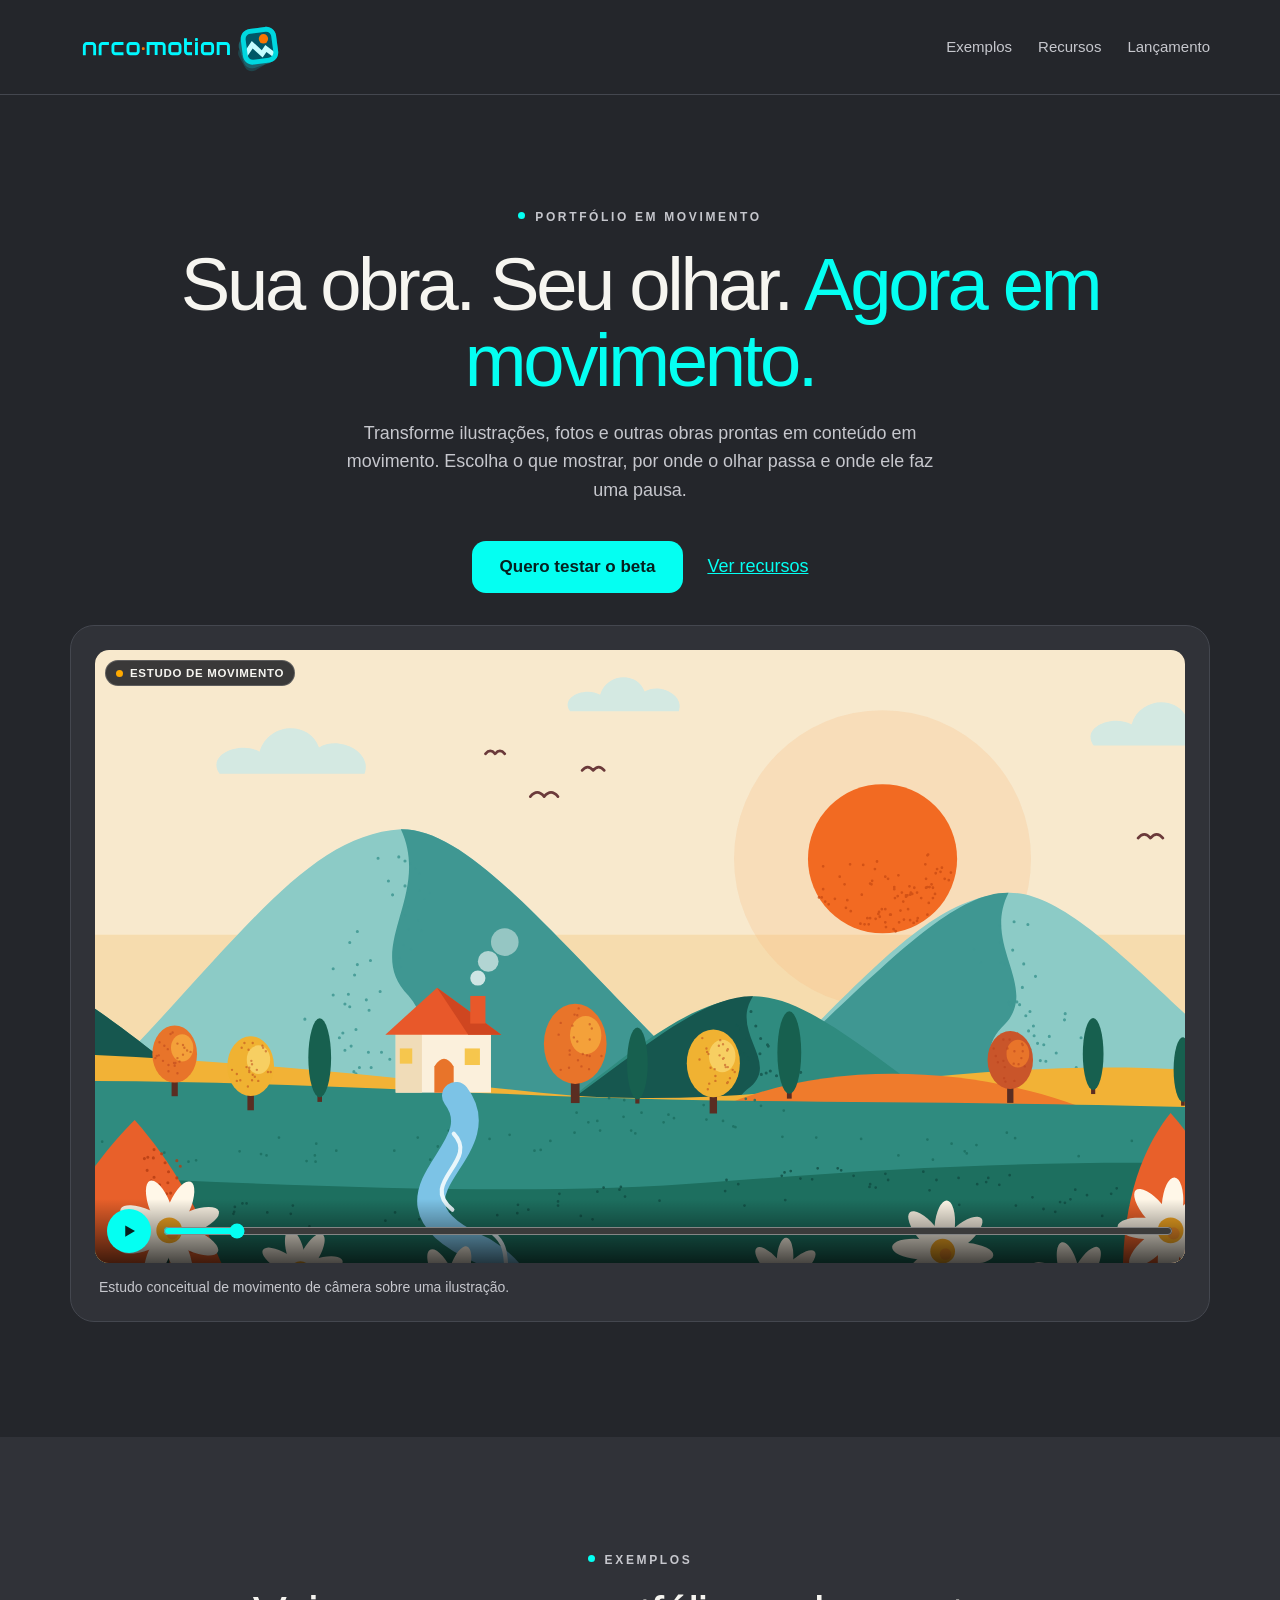
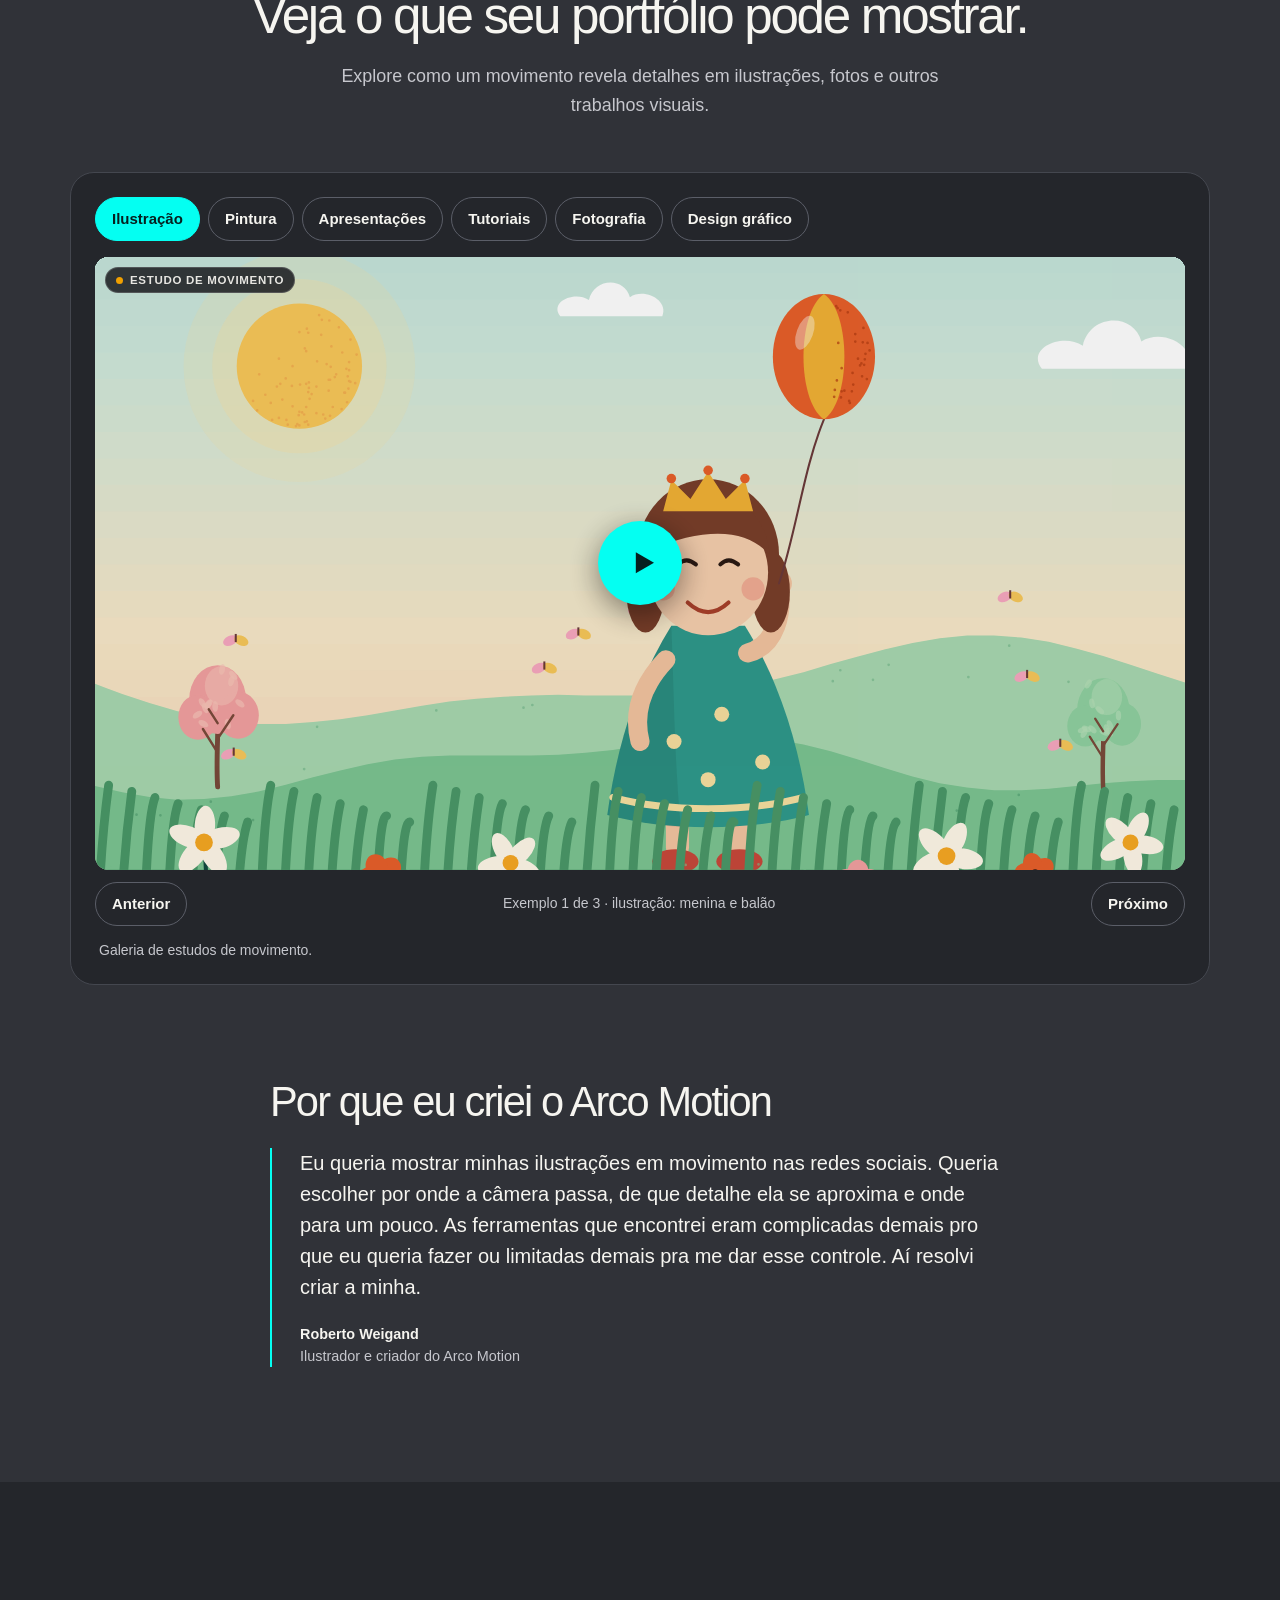
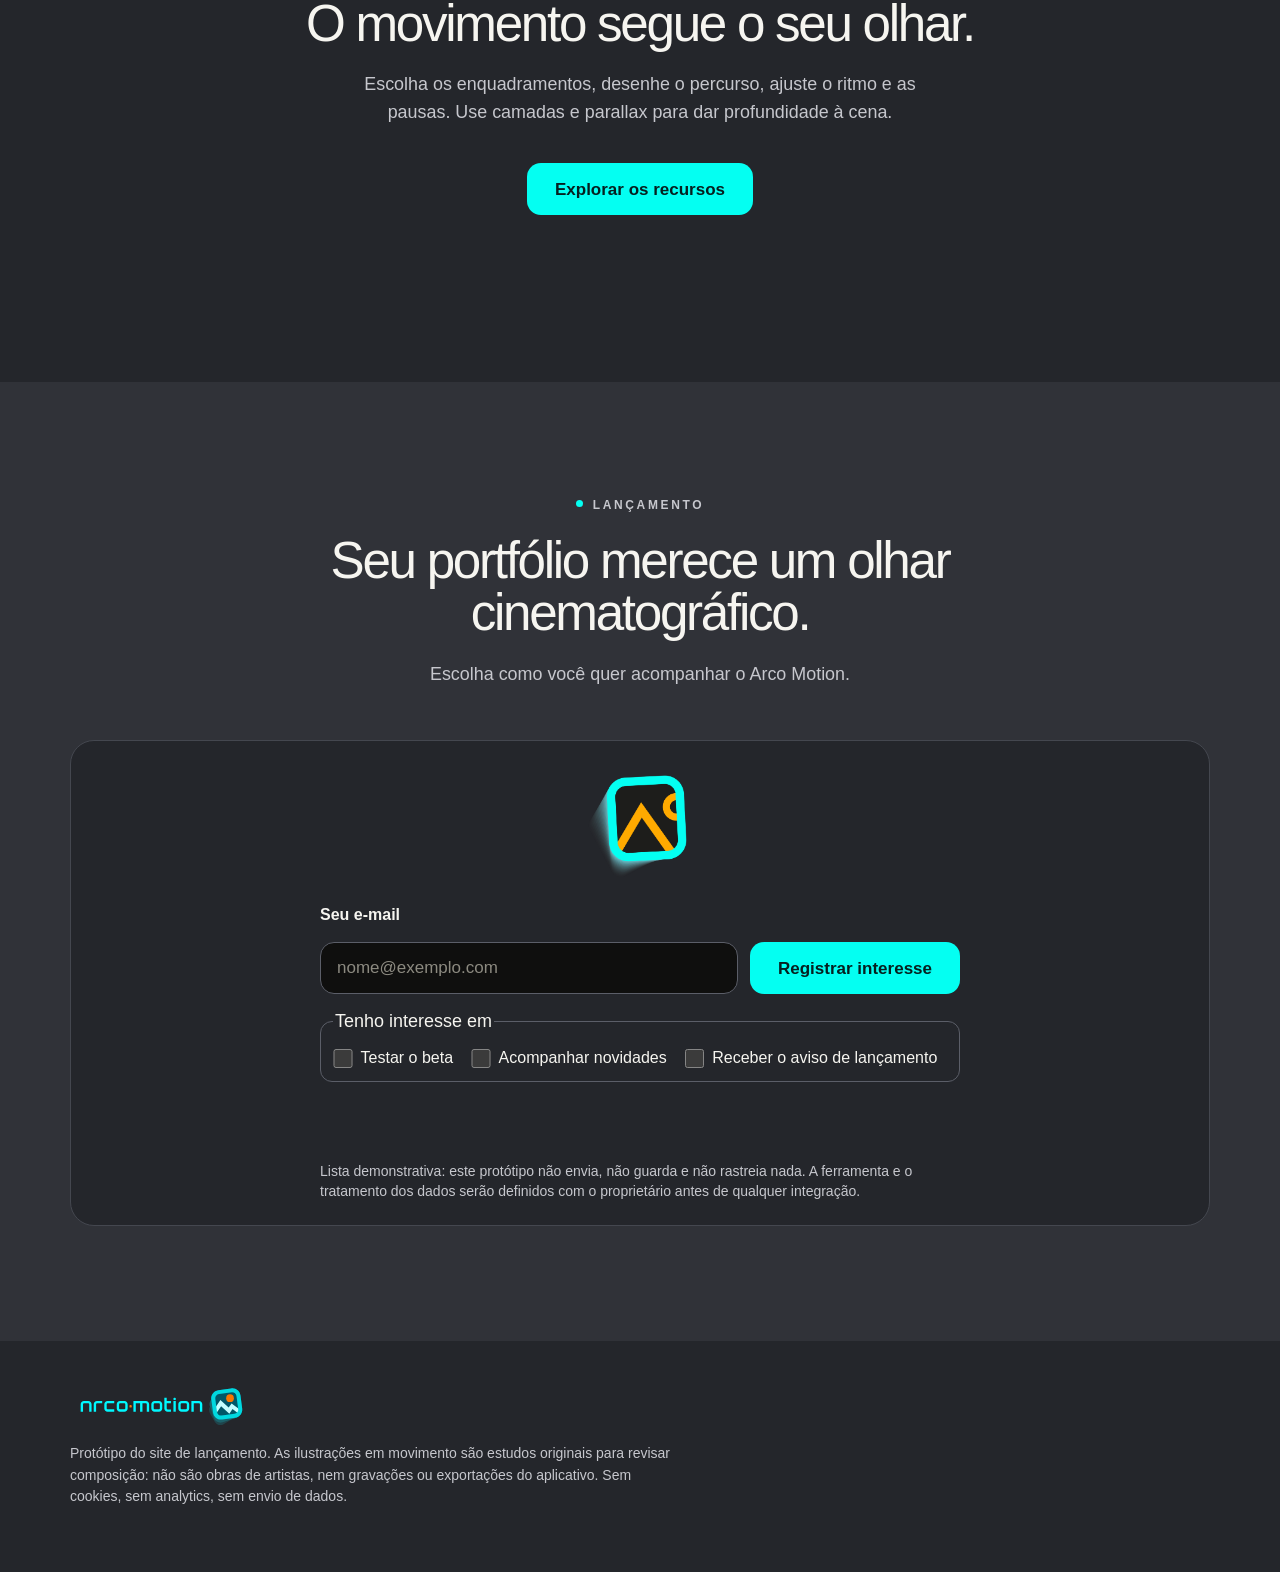
<file: index.html>
<!doctype html>
<html lang="pt-BR">
<head>
<meta charset="utf-8">
<meta name="viewport" content="width=device-width, initial-scale=1">
<title>Arco Motion — Sua obra. Seu olhar. Agora em movimento</title>
<meta name="description" content="Arco Motion: mostre ilustração, pintura e fotografia em movimento nas redes sociais e no portfólio, sem imprimir nem filmar a obra.">
<meta name="theme-color" content="#24262b">
<link rel="icon" type="image/png" href="assets/arcomotion-simbolo.png">
<link rel="stylesheet" href="css/style.css">
</head>
<body class="landing">
<a class="skip" href="#conteudo">Ir para o conteúdo</a>

<header class="top">
  <div class="wrap">
    <a class="brand" href="#topo" aria-label="Arco Motion — início">
      <img src="assets/arco-motion-fundo-escuro.svg" width="382" height="100" alt="Arco Motion">
    </a>
    <nav class="nav landing-nav" aria-label="Páginas">
      <a href="#exemplos">Exemplos</a>
      <a href="recursos.html">Recursos</a>
      <a href="#lista">Lançamento</a>
    </nav>
  </div>
</header>

<main id="conteudo">

<section class="s hero" id="topo" aria-labelledby="h-hero">
  <div class="wrap">
    <div class="head">
      <p class="hat">Portfólio em movimento</p>
      <h1 id="h-hero">Sua obra. Seu olhar. <span class="cy">Agora em movimento.</span></h1>
      <p>Transforme ilustrações, fotos e outras obras prontas em conteúdo em movimento. Escolha o que mostrar, por onde o olhar passa e onde ele faz uma pausa.</p>
    <div class="cta landing-actions"><a class="btn" href="#lista">Quero testar o beta</a><a href="recursos.html">Ver recursos</a></div>
    </div>
    <div class="media">
      <div class="player" data-motion="hero" data-aspect="16/9" data-id="hero" data-autoplay="1" data-title="Estudo de movimento: câmera percorrendo uma paisagem ilustrada"></div>
      <p class="rm" role="note">Movimento reduzido está ativo no seu aparelho: nada começa sozinho. Use o botão de reproduzir quando quiser.</p>
      <p class="media-note">Estudo conceitual de movimento de câmera sobre uma ilustração.</p>
    </div>
  </div>
</section>

<section class="s" id="exemplos" aria-labelledby="h-ex">
  <div class="wrap">
    <div class="head">
      <p class="hat">Exemplos</p>
      <h2 id="h-ex">Veja o que seu portfólio pode mostrar.</h2>
      <p>Explore como um movimento revela detalhes em ilustrações, fotos e outros trabalhos visuais.</p>
    </div>
    <div class="media">
      <div class="tabs" role="tablist" aria-label="Tipo de trabalho" id="tabs"></div>
      <div id="tabpanels"></div>
      <p class="media-note">Galeria de estudos de movimento.</p>
    </div>
    <section class="founder-story" id="historia" aria-labelledby="h-historia">
      <h2 id="h-historia">Por que eu criei o Arco Motion</h2>
      <figure>
        <blockquote>
          <p>Eu queria mostrar minhas ilustrações em movimento nas redes sociais. Queria escolher por onde a câmera passa, de que detalhe ela se aproxima e onde para um pouco. As ferramentas que encontrei eram complicadas demais pro que eu queria fazer ou limitadas demais pra me dar esse controle. Aí resolvi criar a minha.</p>
        </blockquote>
        <figcaption><strong>Roberto Weigand</strong><span>Ilustrador e criador do Arco Motion</span></figcaption>
      </figure>
    </section>
  </div>
</section>

<section class="s" aria-labelledby="h-destaques">
  <div class="wrap">
    <div class="head">
      <h2 id="h-destaques">O movimento segue o seu olhar.</h2>
      <p>Escolha os enquadramentos, desenhe o percurso, ajuste o ritmo e as pausas. Use camadas e parallax para dar profundidade à cena.</p>
      <div class="cta"><a class="btn" href="recursos.html">Explorar os recursos</a></div>
    </div>
  </div>
</section>

<section class="s closing" id="lista" aria-labelledby="h-fim">
  <div class="wrap">
    <div class="head">
      <p class="hat">Lançamento</p>
      <h2 id="h-fim">Seu portfólio merece um olhar cinematográfico.</h2>
      <p>Escolha como você quer acompanhar o Arco Motion.</p>
    </div>
    <div class="media">
      <img class="sym" src="assets/arcomotion-simbolo.png" width="801" height="801" alt="">
      <form class="signup" id="signup" novalidate>
        <label for="em">Seu e-mail</label>
        <div class="row">
          <input id="em" type="email" inputmode="email" autocomplete="off" placeholder="nome@exemplo.com">
          <button class="btn" type="submit">Registrar interesse</button>
        </div>
        <fieldset class="signup-interests">
          <legend>Tenho interesse em</legend>
          <label><input type="checkbox" name="interesse" value="beta"> Testar o beta</label>
          <label><input type="checkbox" name="interesse" value="novidades"> Acompanhar novidades</label>
          <label><input type="checkbox" name="interesse" value="lancamento"> Receber o aviso de lançamento</label>
        </fieldset>
        <p class="msg" id="msg" role="status" aria-live="polite"></p>
        <p class="media-note" style="margin:0">Lista demonstrativa: este protótipo não envia, não guarda e não rastreia nada. A ferramenta e o tratamento dos dados serão definidos com o proprietário antes de qualquer integração.</p>
      </form>
    </div>
  </div>
</section>

</main>

<footer>
  <div class="wrap">
    <img src="assets/arco-motion-fundo-escuro.svg" width="382" height="100" alt="Arco Motion">
    <p>Protótipo do site de lançamento. As ilustrações em movimento são estudos originais para revisar composição: não são obras de artistas, nem gravações ou exportações do aplicativo. Sem cookies, sem analytics, sem envio de dados.</p>
  </div>
</footer>

<script src="js/scenes.js"></script>
<script src="js/app.js"></script>
</body>
</html>
</file>
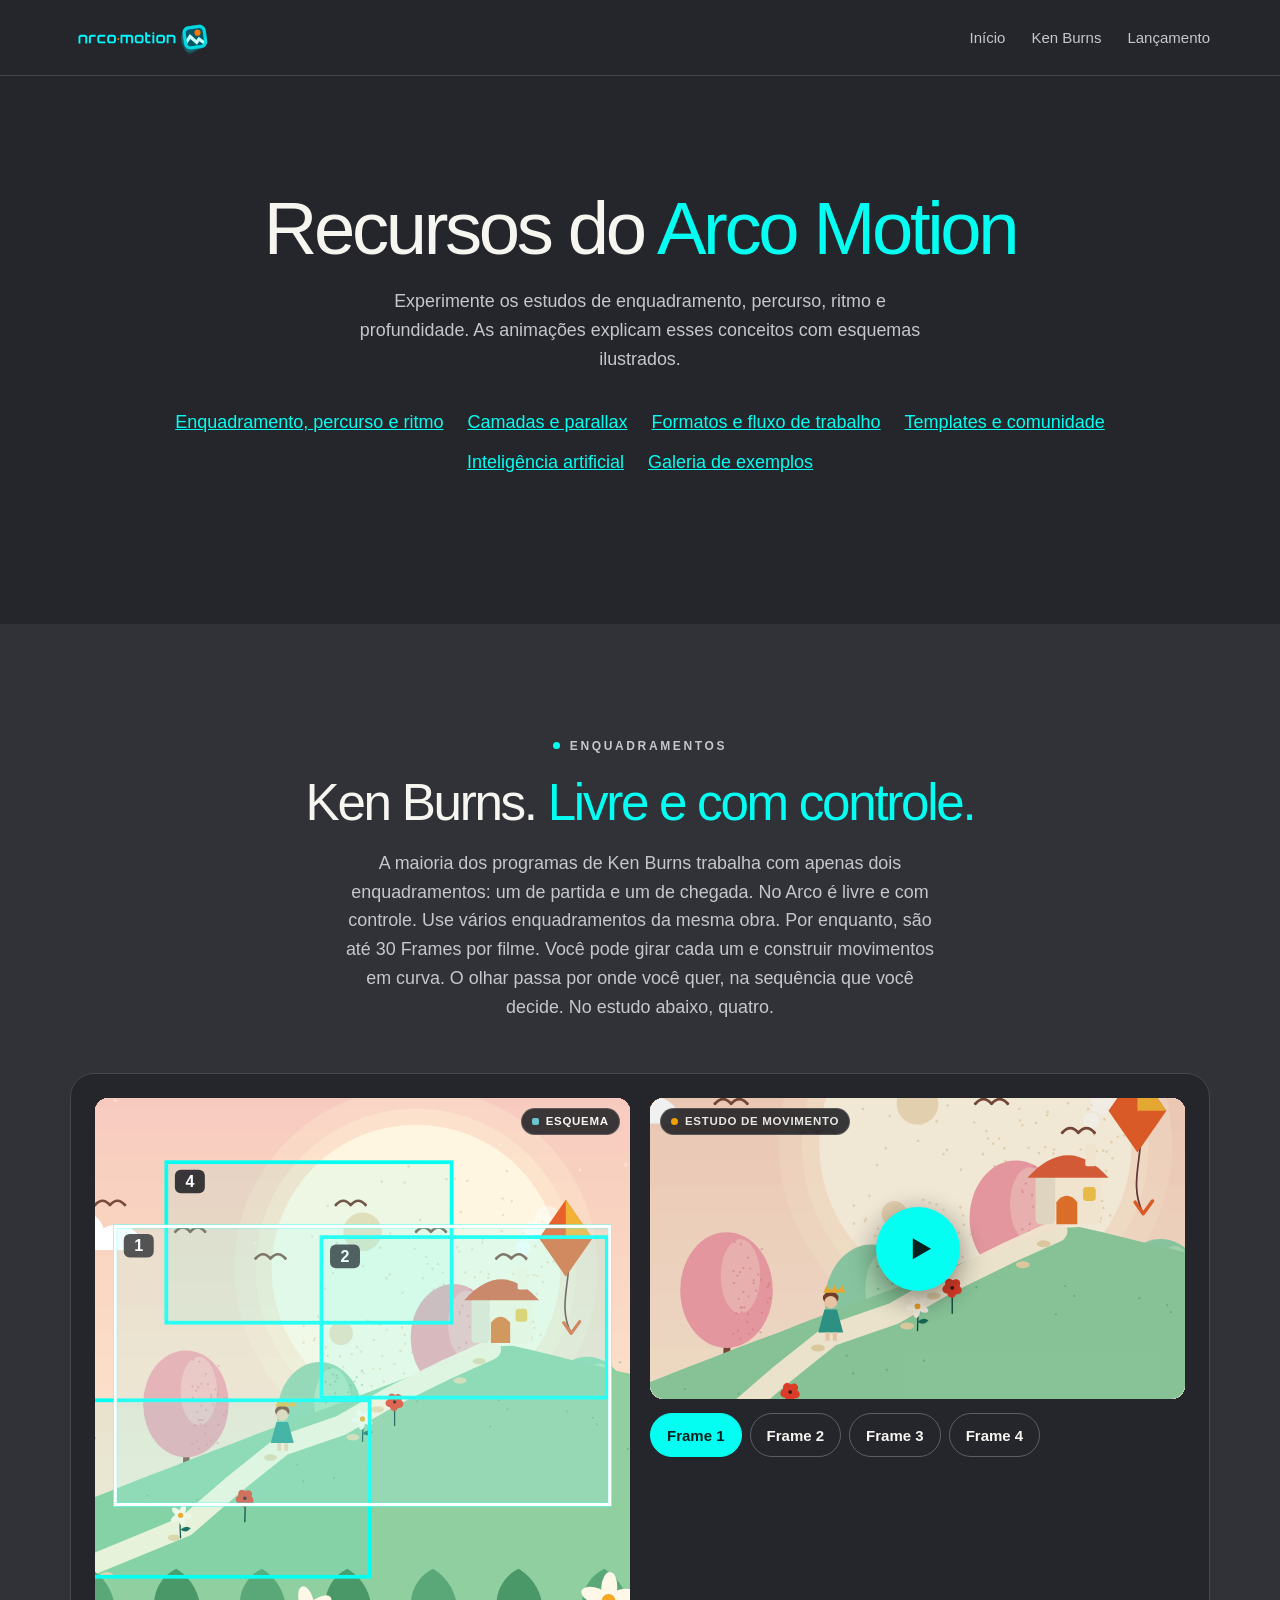
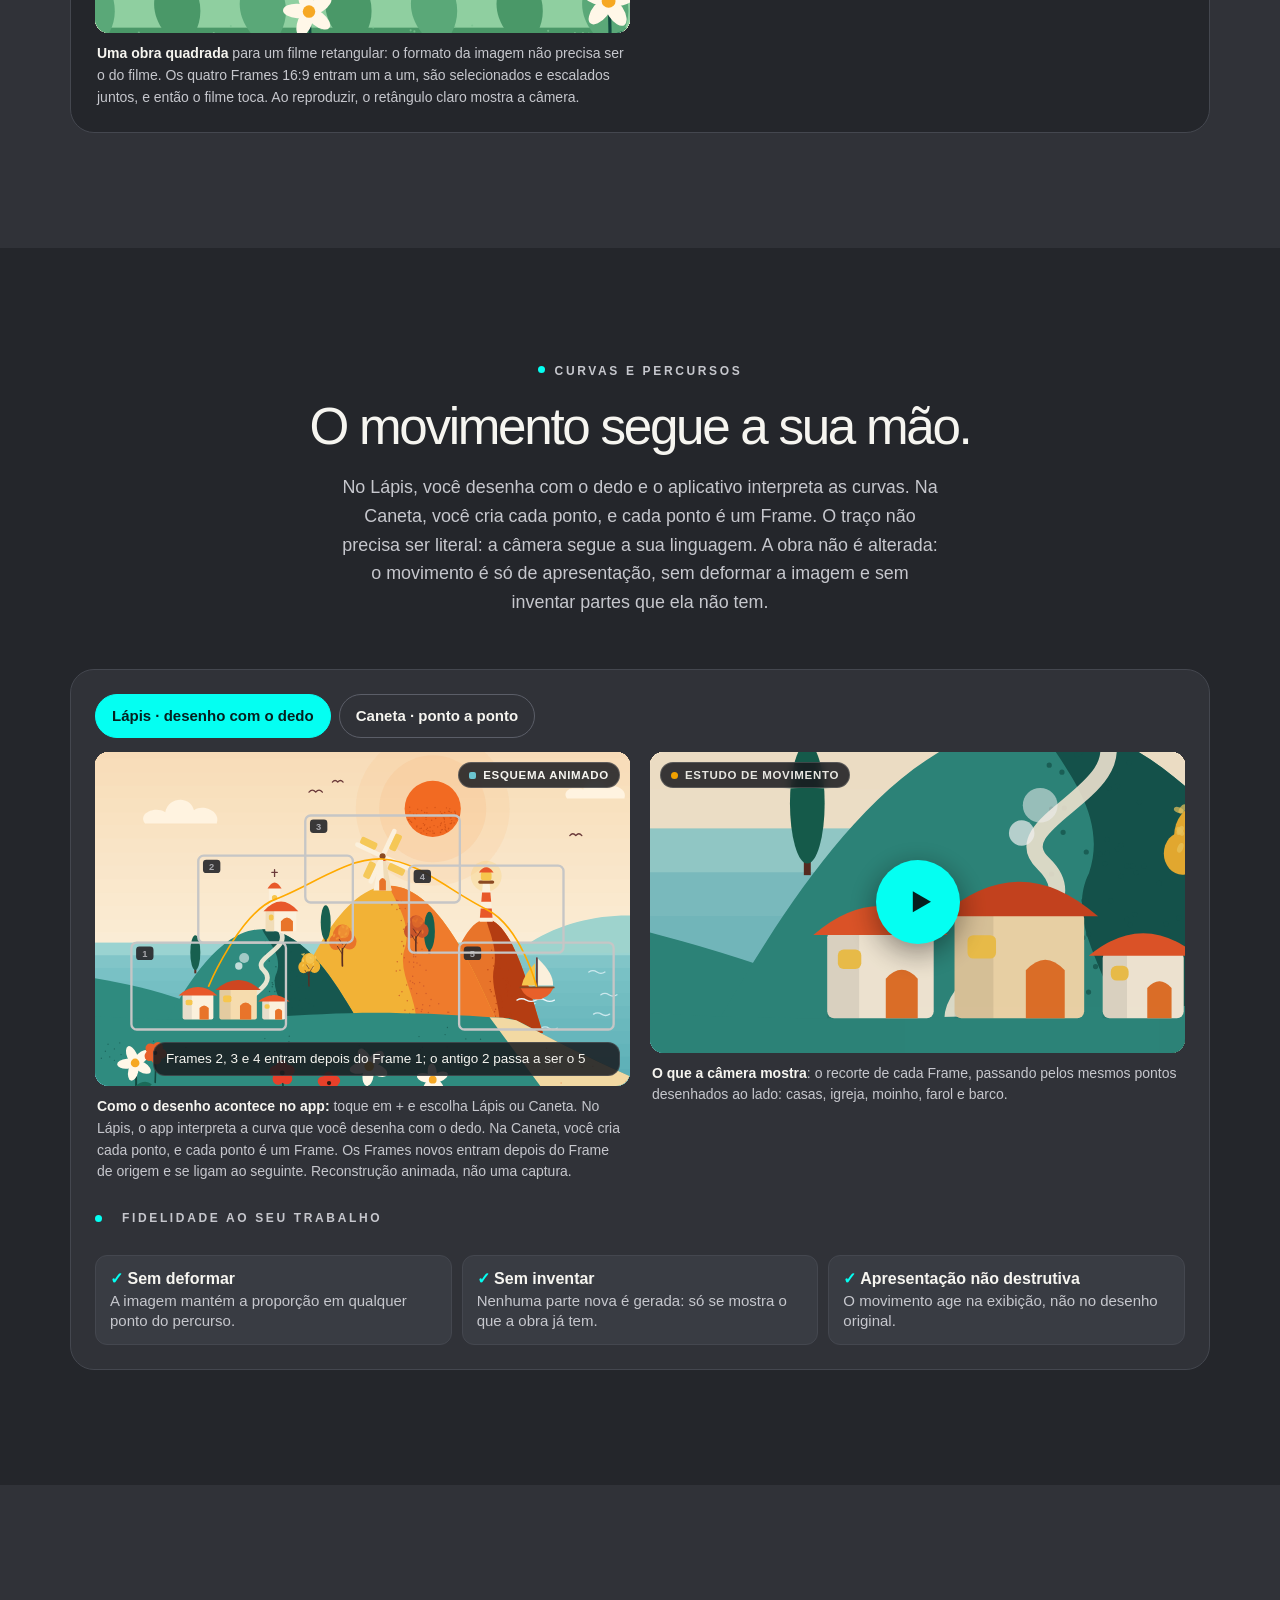
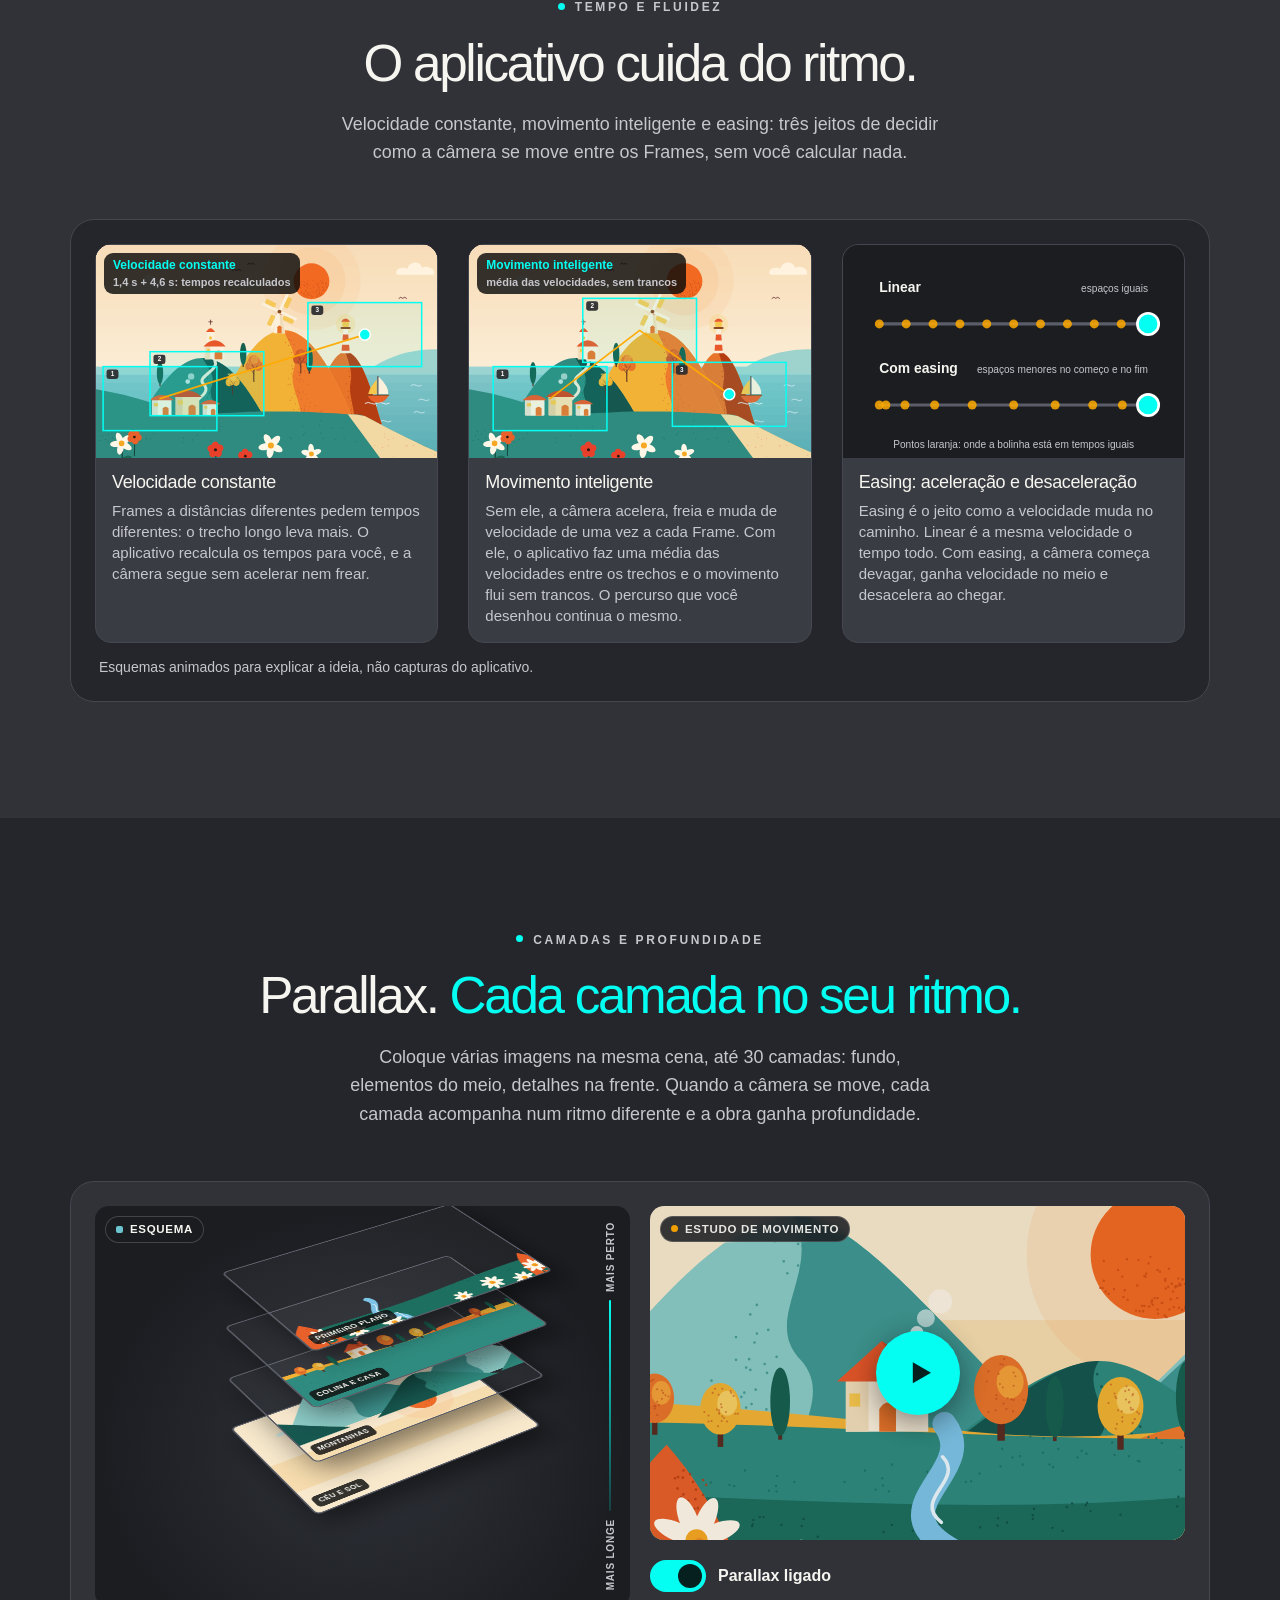
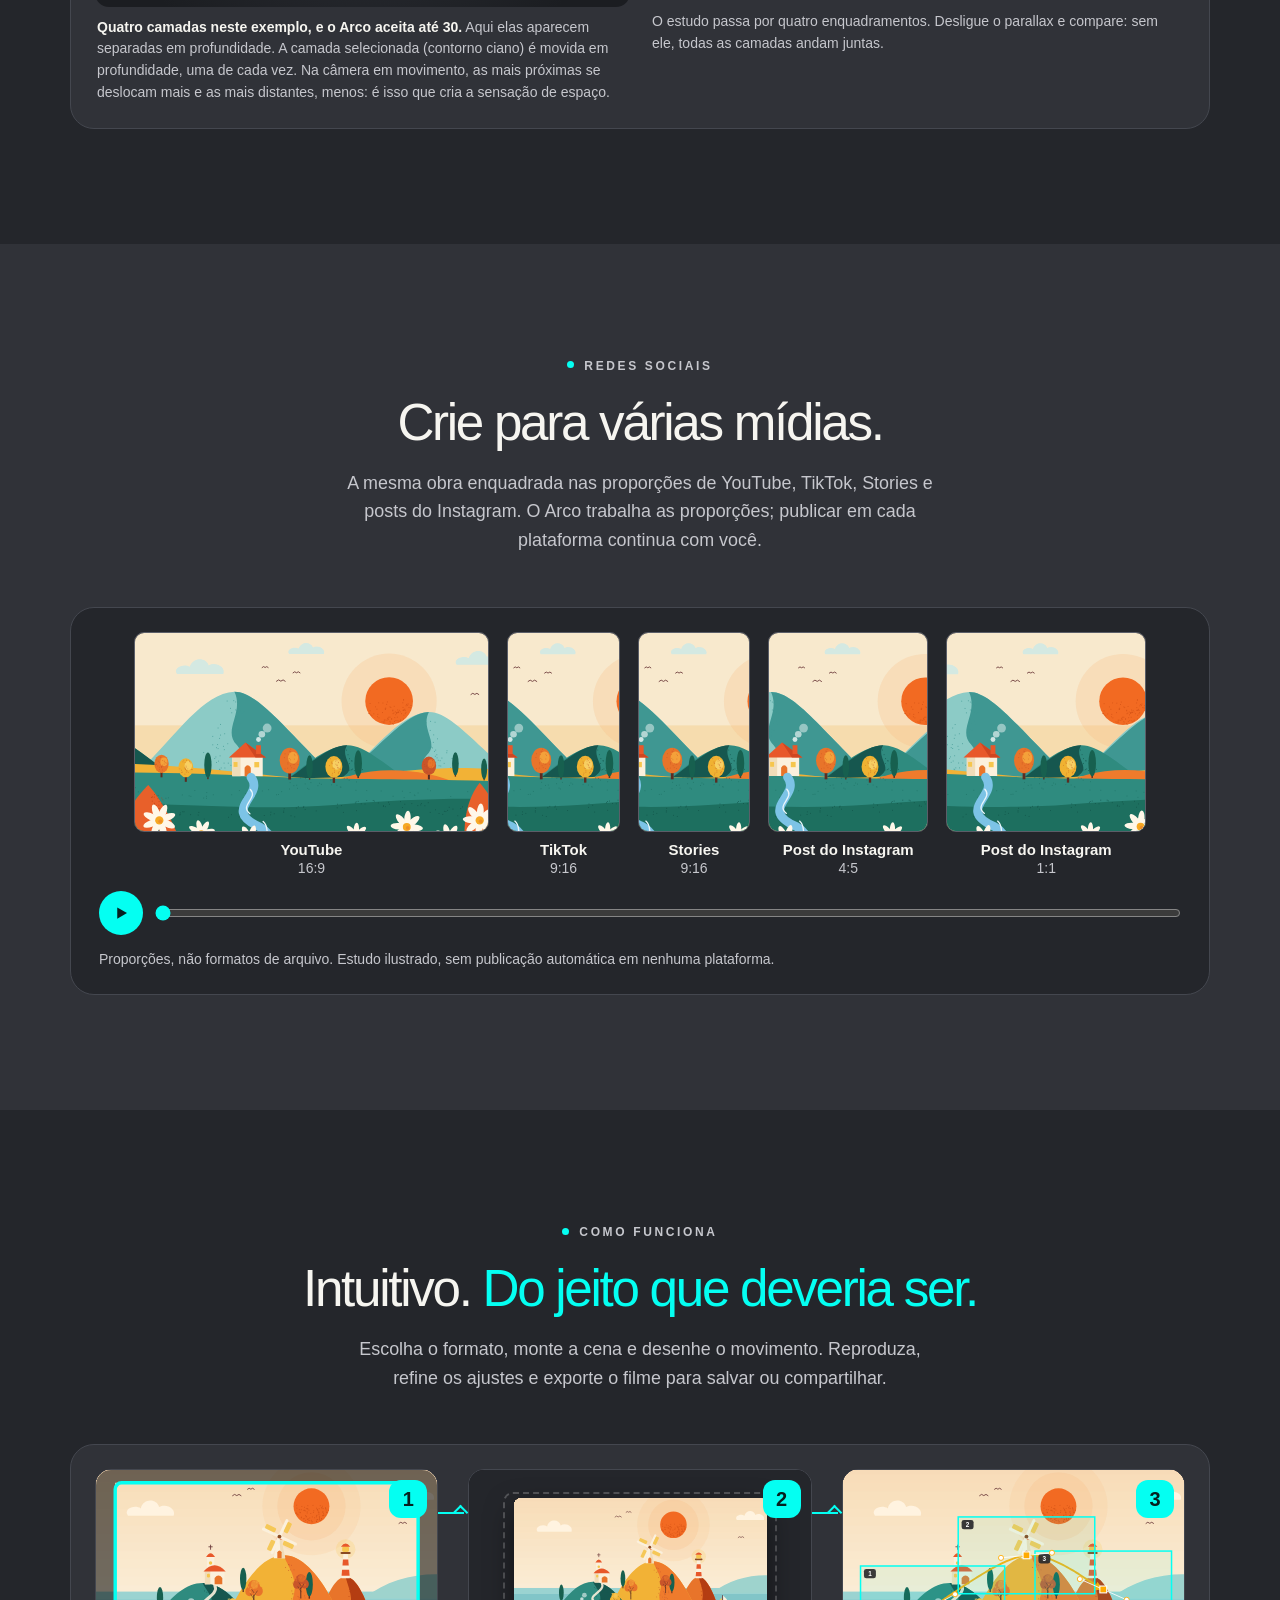
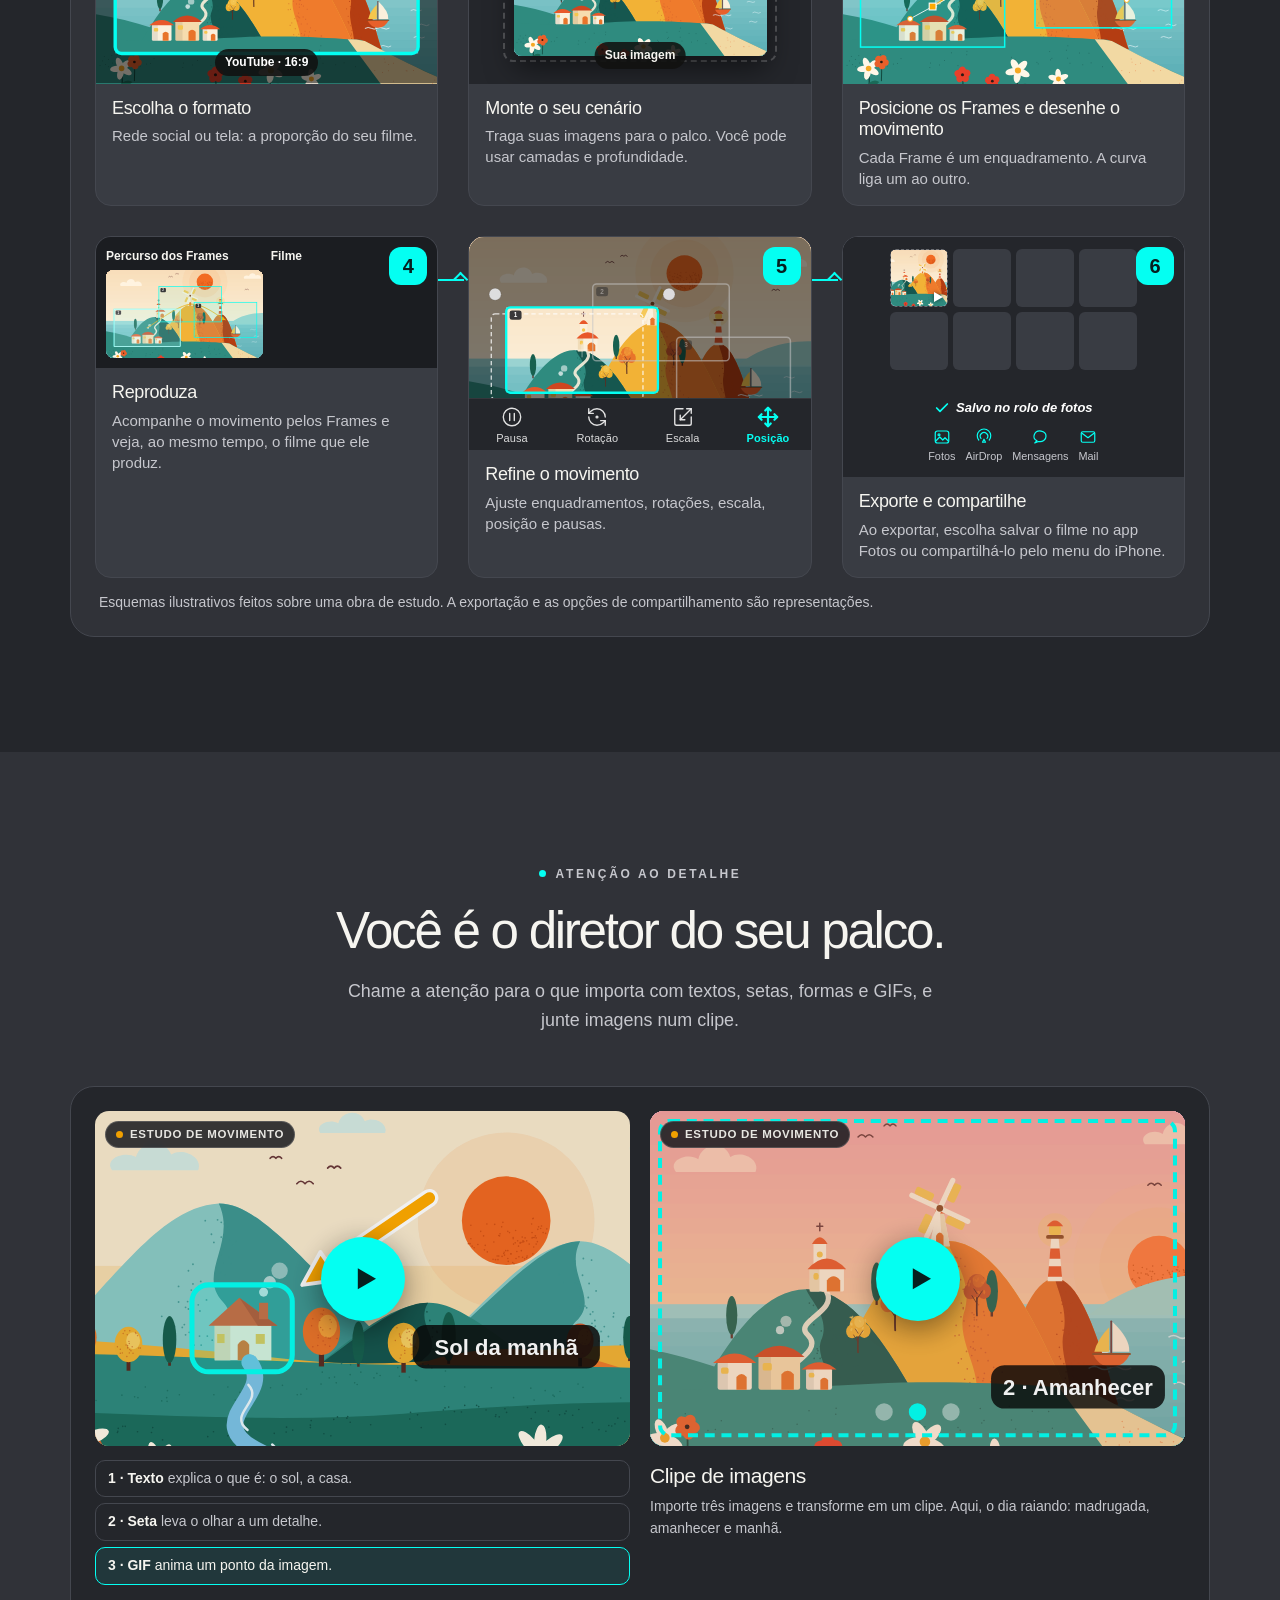
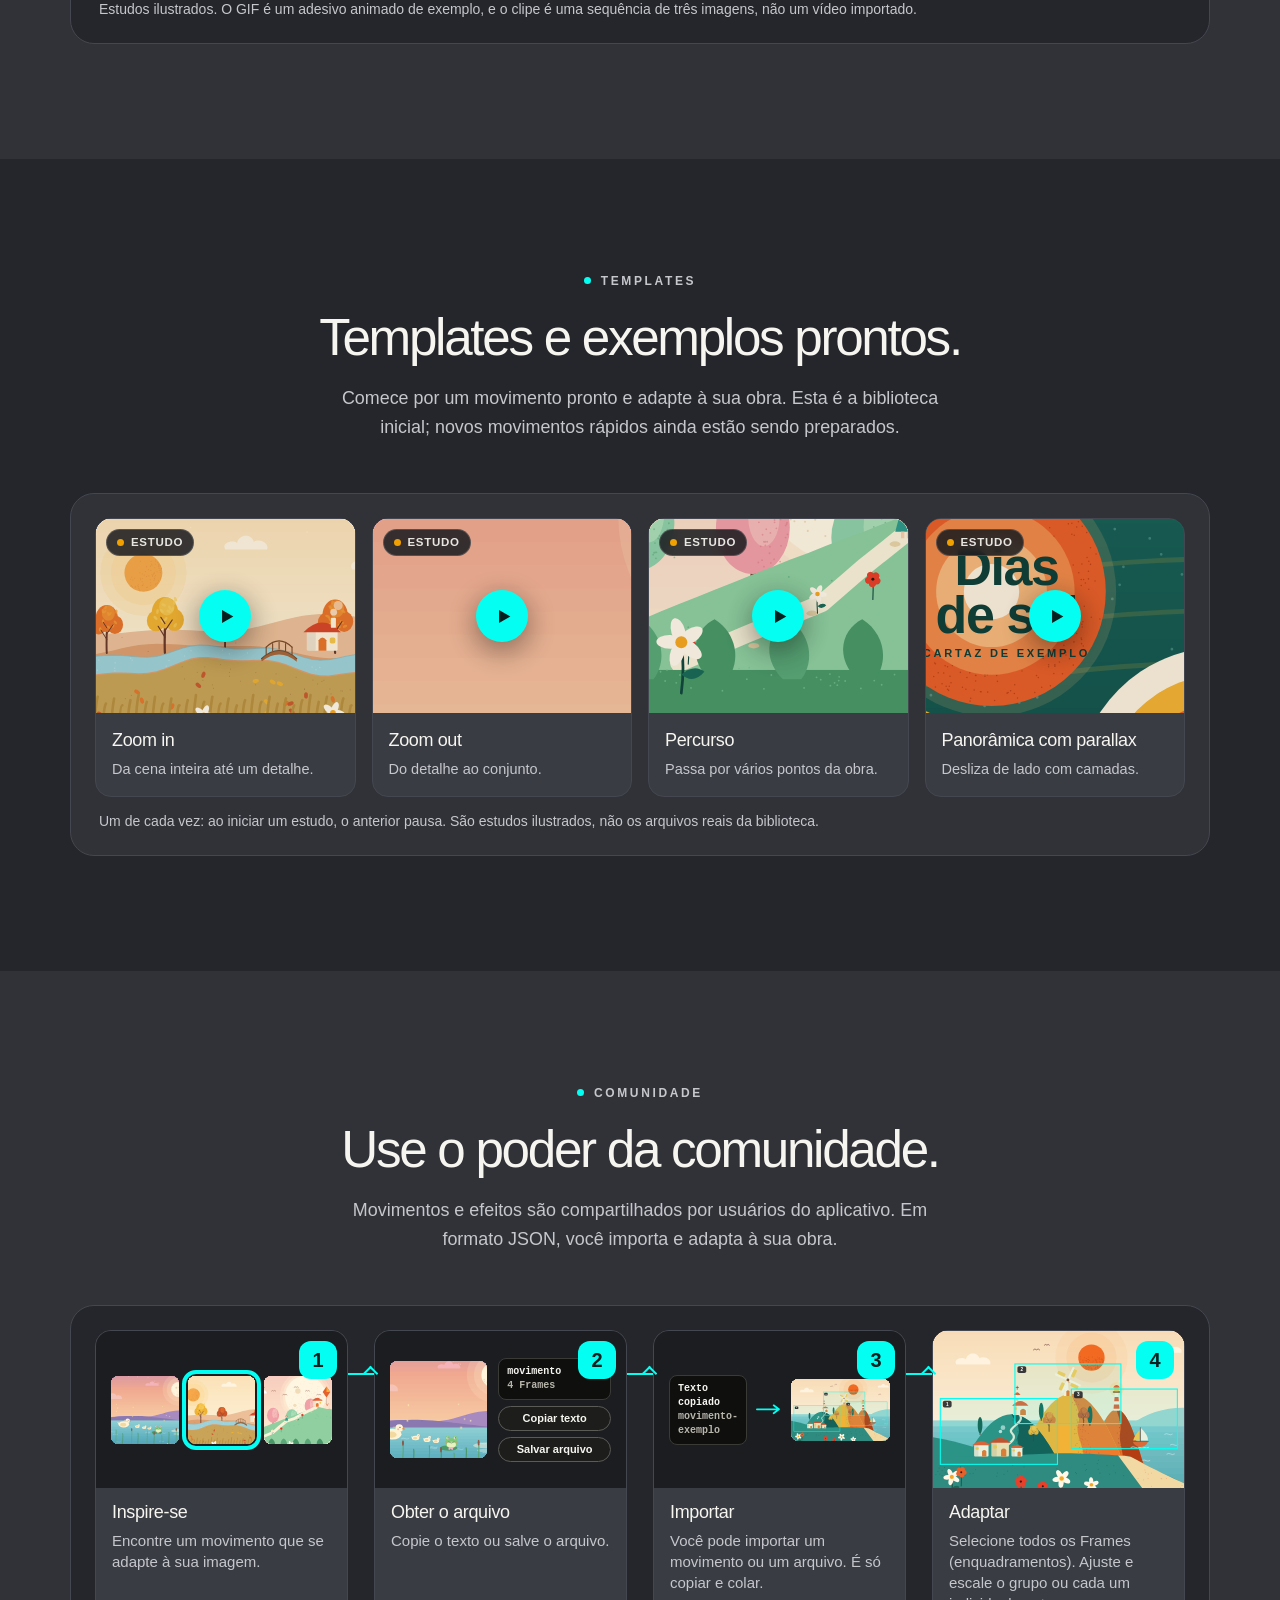
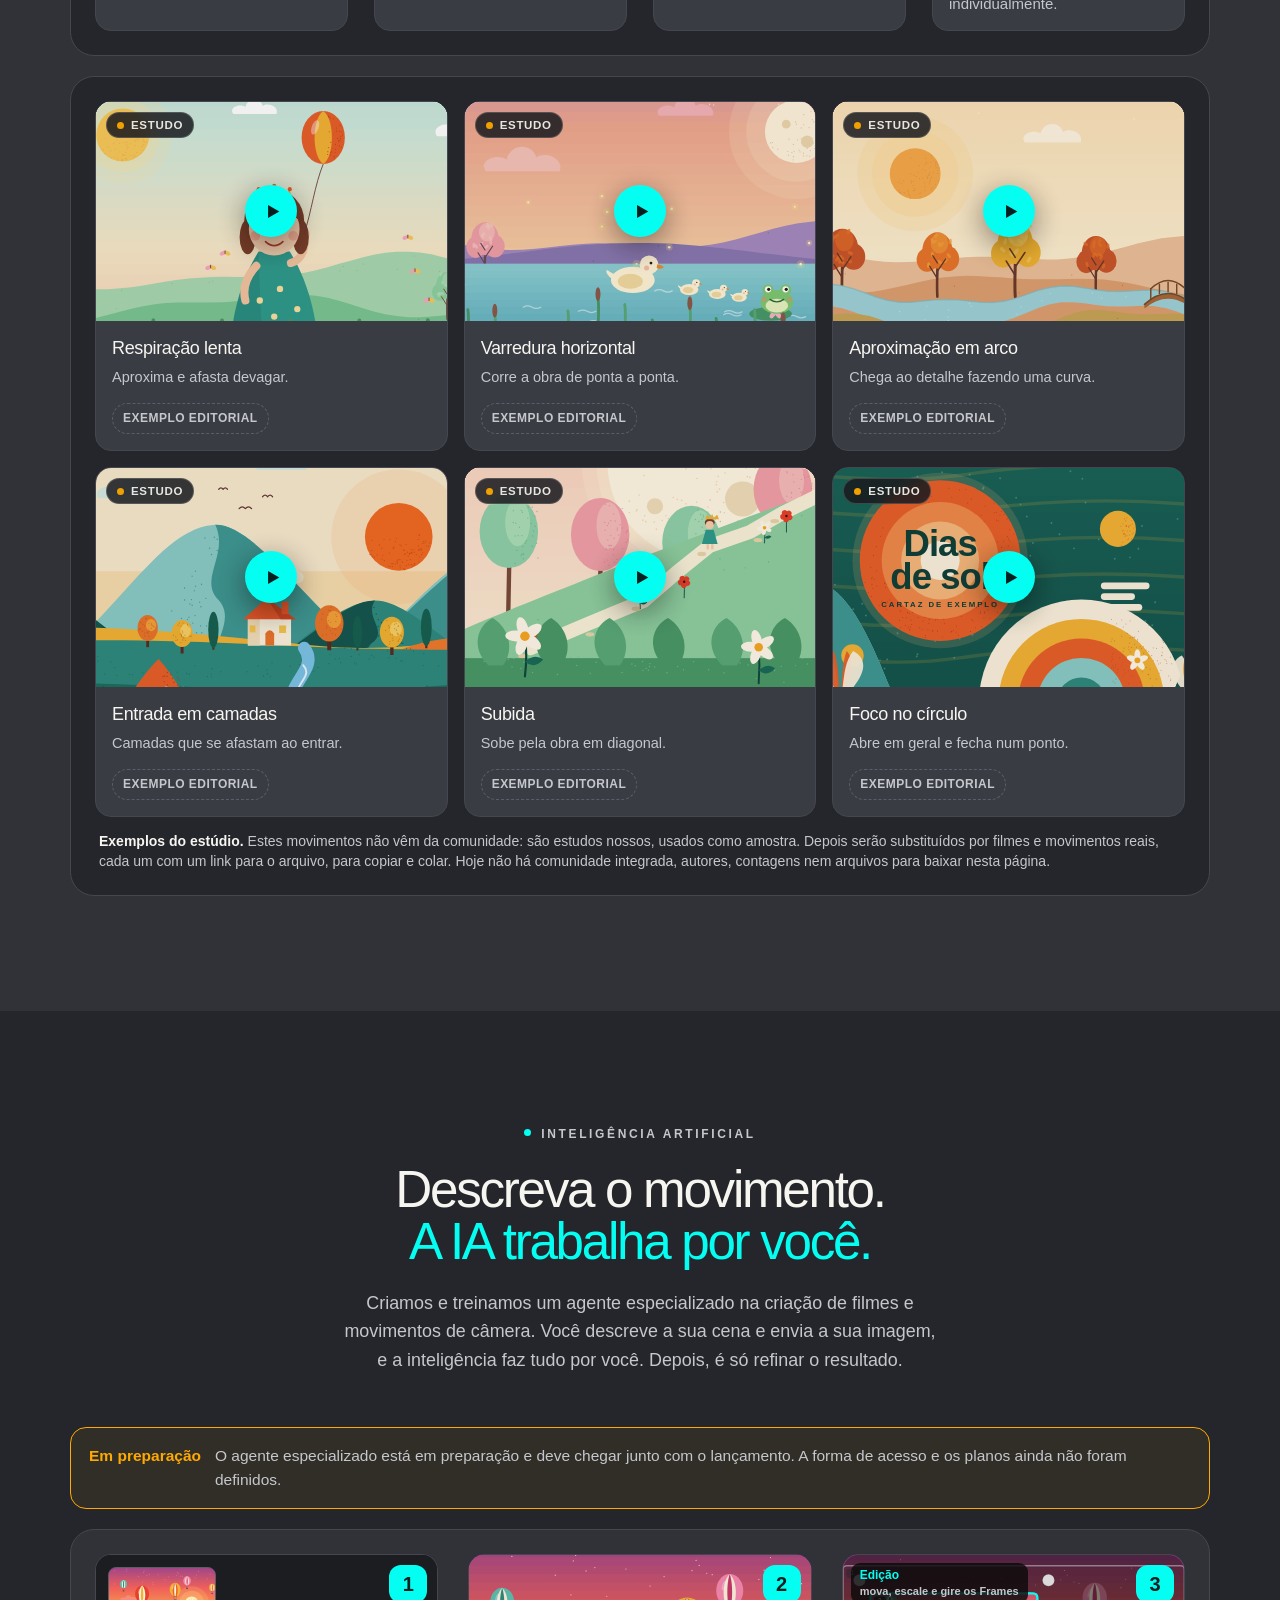
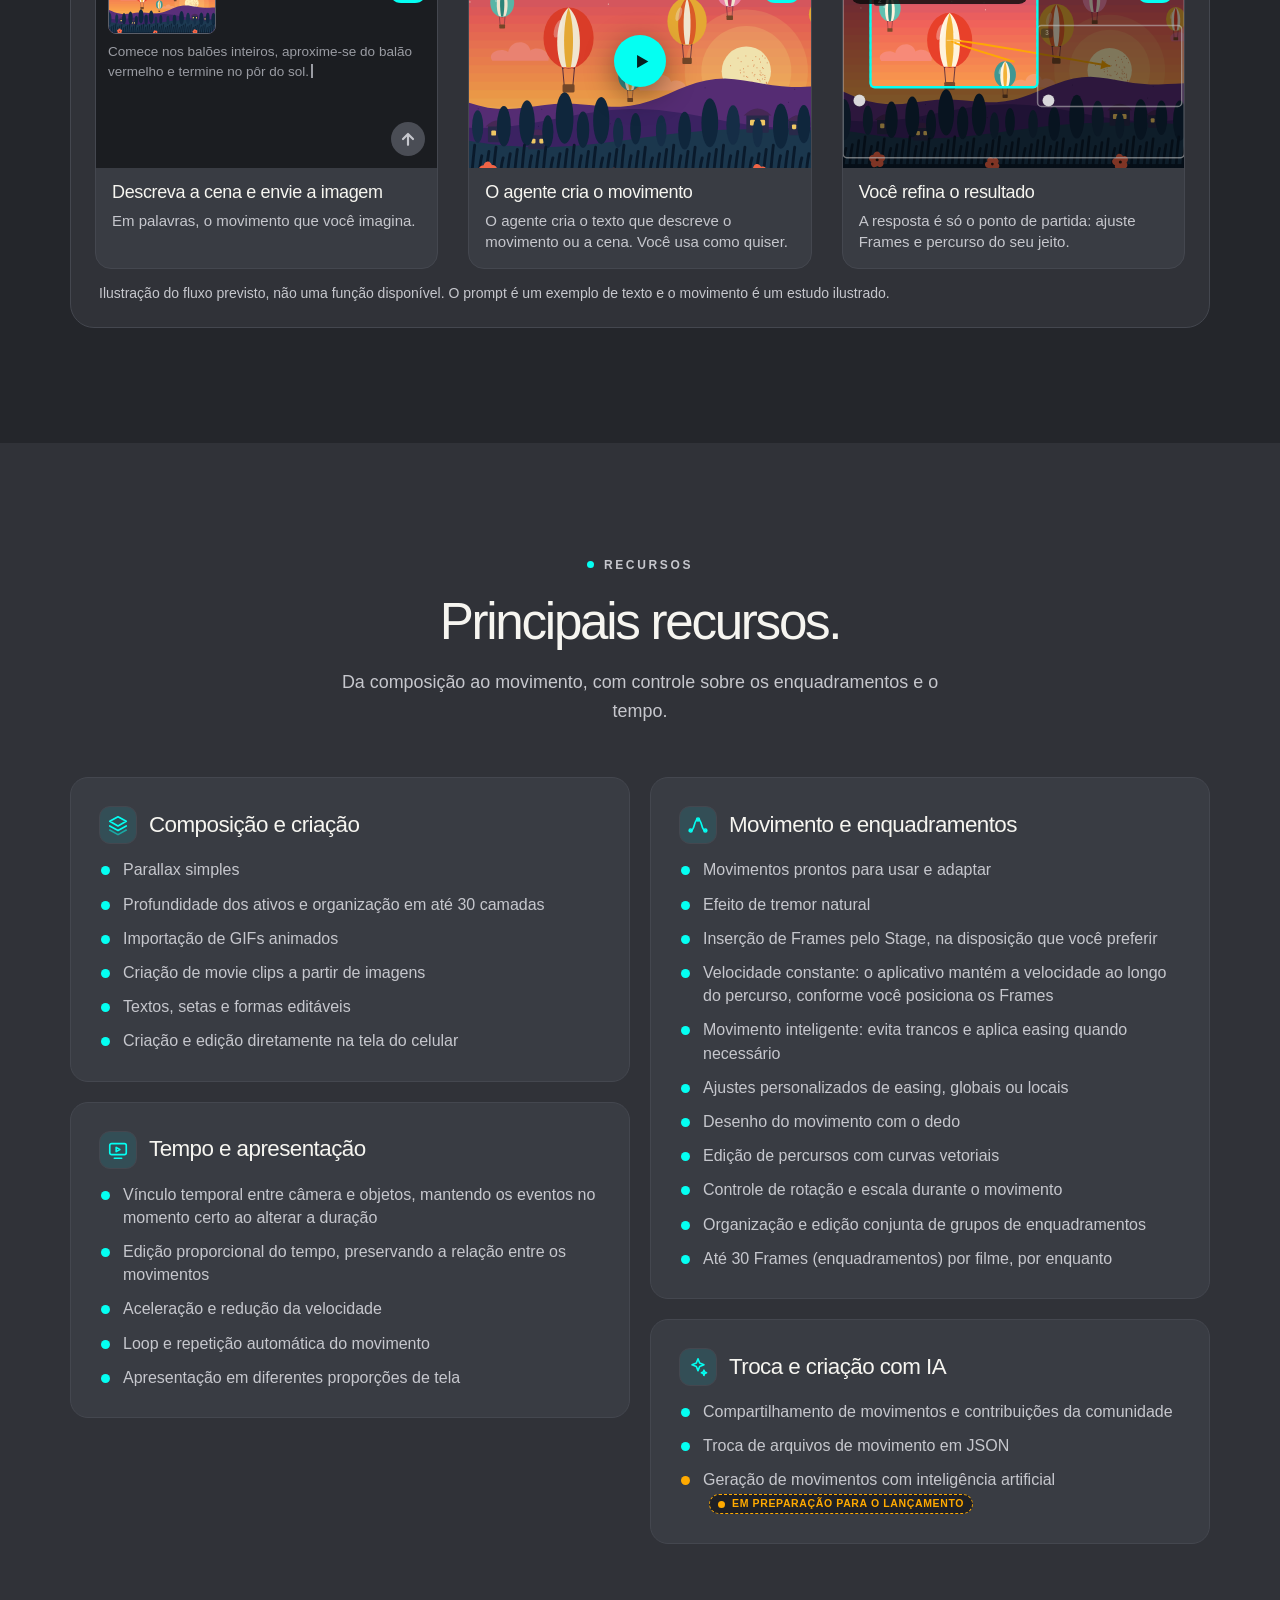
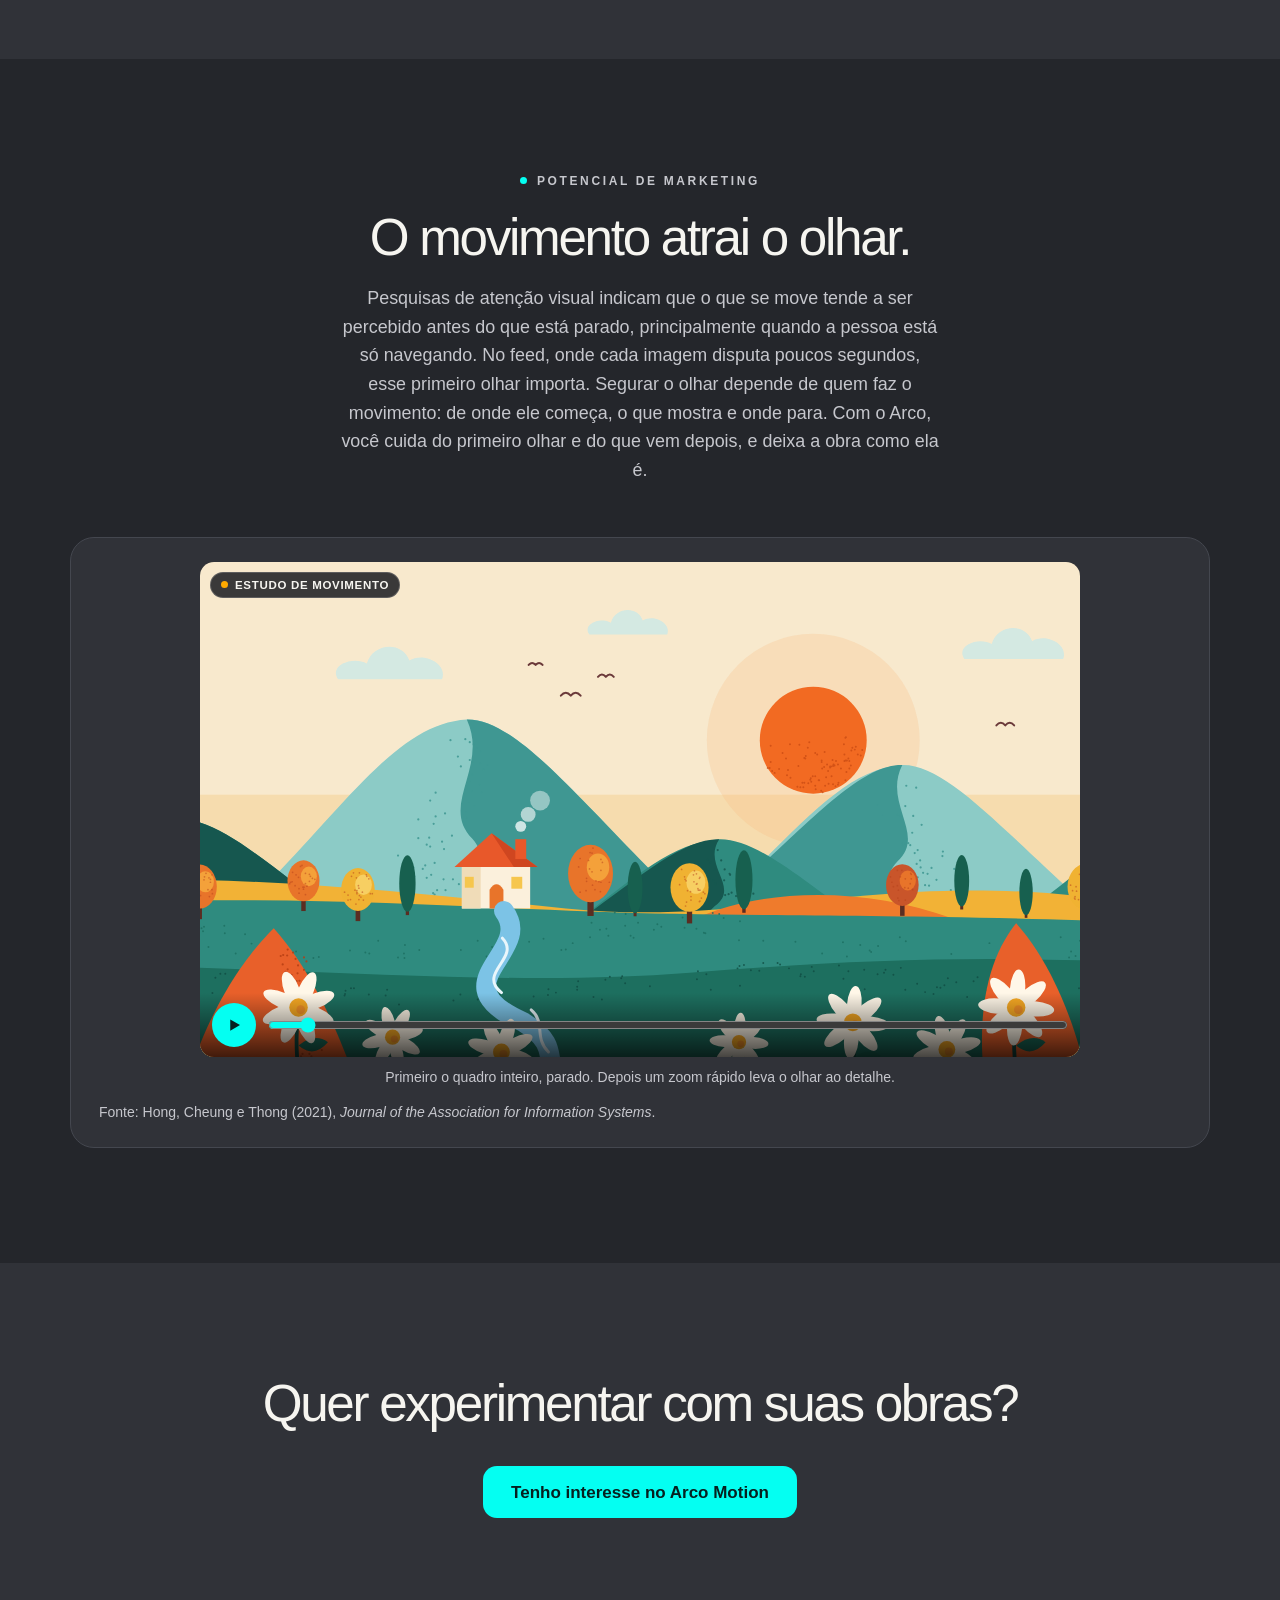
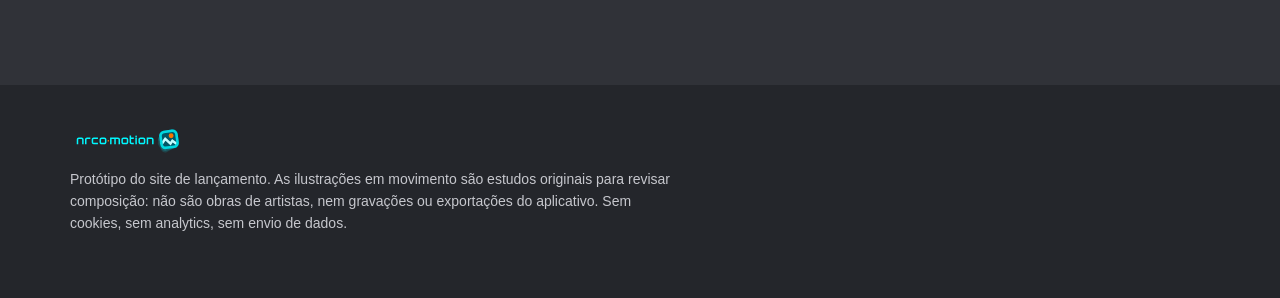
<file: recursos.html>
<!doctype html>
<html lang="pt-BR">
<head>
<meta charset="utf-8">
<meta name="viewport" content="width=device-width, initial-scale=1">
<title>Recursos do Arco Motion</title>
<meta name="description" content="Arco Motion: explore estudos de enquadramento, percurso, ritmo e profundidade.">
<meta name="theme-color" content="#24262b">
<link rel="icon" type="image/png" href="assets/arcomotion-simbolo.png">
<link rel="stylesheet" href="css/style.css">
</head>
<body>
<a class="skip" href="#conteudo">Ir para o conteúdo</a>

<header class="top">
  <div class="wrap">
    <a class="brand" href="index.html" aria-label="Arco Motion — início">
      <img src="assets/arco-motion-fundo-escuro.svg" width="382" height="100" alt="Arco Motion">
    </a>
    <nav class="nav landing-nav" aria-label="Páginas">
      <a href="index.html">Início</a>
      <a href="#kenburns">Ken Burns</a>
      <a href="index.html#lista">Lançamento</a>
    </nav>
  </div>
</header>

<main id="conteudo">

<section class="s hero" id="topo" aria-labelledby="h-recursos-page">
  <div class="wrap">
    <div class="head">
      <h1 id="h-recursos-page">Recursos do <span class="cy">Arco Motion</span></h1>
      <p>Experimente os estudos de enquadramento, percurso, ritmo e profundidade. As animações explicam esses conceitos com esquemas ilustrados.</p>
      <nav class="cta landing-actions" aria-label="Explorar por assunto">
        <a href="#kenburns">Enquadramento, percurso e ritmo</a>
        <a href="#camadas">Camadas e parallax</a>
        <a href="#midias">Formatos e fluxo de trabalho</a>
        <a href="#templates">Templates e comunidade</a>
        <a href="#ia">Inteligência artificial</a>
        <a href="index.html#exemplos">Galeria de exemplos</a>
      </nav>
    </div>
  </div>
</section>

<section class="s" id="kenburns" aria-labelledby="h-kb">
  <div class="wrap">
    <div class="head">
      <p class="hat">Enquadramentos</p>
      <h2 id="h-kb">Ken Burns. <span class="sub">Livre e com controle.</span></h2>
      <p>A maioria dos programas de Ken Burns trabalha com apenas dois enquadramentos: um de partida e um de chegada. No Arco é livre e com controle. Use vários enquadramentos da mesma obra. Por enquanto, são até 30 Frames por filme. Você pode girar cada um e construir movimentos em curva. O olhar passa por onde você quer, na sequência que você decide. No estudo abaixo, quatro.</p>
    </div>
    <div class="media">
      <div class="pair">
        <div><div class="ovwrap sq" id="kb-ov"></div><p class="cap"><b>Uma obra quadrada</b> para um filme retangular: o formato da imagem não precisa ser o do filme. Os quatro Frames 16:9 entram um a um, são selecionados e escalados juntos, e então o filme toca. Ao reproduzir, o retângulo claro mostra a câmera.</p></div>
        <div><div class="player" id="kb-pl" data-motion="kenburns" data-aspect="16/9" data-title="Estudo de movimento: quatro enquadramentos da mesma obra"></div>
          <div class="chips" id="kb-chips" role="group" aria-label="Ir para o Frame (enquadramento)"></div></div>
      </div>
    </div>
  </div>
</section>

<section class="s" id="mao" aria-labelledby="h-mao">
  <div class="wrap">
    <div class="head">
      <p class="hat">Curvas e percursos</p>
      <h2 id="h-mao">O movimento segue a sua mão.</h2>
      <p>No Lápis, você desenha com o dedo e o aplicativo interpreta as curvas. Na Caneta, você cria cada ponto, e cada ponto é um Frame. O traço não precisa ser literal: a câmera segue a sua linguagem. A obra não é alterada: o movimento é só de apresentação, sem deformar a imagem e sem inventar partes que ela não tem.</p>
    </div>
    <div class="media">
      <div class="chips" style="margin:0 0 14px" role="group" aria-label="Tipo de percurso">
        <button class="chip" type="button" id="m-hand" aria-pressed="true">Lápis · desenho com o dedo</button>
        <button class="chip" type="button" id="m-vec" aria-pressed="false">Caneta · ponto a ponto</button>
      </div>
      <div class="pair">
        <div><div class="ovwrap" id="mao-ov"></div><p class="cap"><b>Como o desenho acontece no app:</b> toque em + e escolha Lápis ou Caneta. No Lápis, o app interpreta a curva que você desenha com o dedo. Na Caneta, você cria cada ponto, e cada ponto é um Frame. Os Frames novos entram depois do Frame de origem e se ligam ao seguinte. Reconstrução animada, não uma captura.</p></div>
        <div><div class="player" id="mao-pl" data-motion="hand" data-aspect="16/9" data-title="Estudo de movimento: câmera seguindo um percurso desenhado"></div><p class="cap"><b>O que a câmera mostra</b>: o recorte de cada Frame, passando pelos mesmos pontos desenhados ao lado: casas, igreja, moinho, farol e barco.</p></div>
      </div>
      <p class="hat" style="margin:28px 0 12px">Fidelidade ao seu trabalho</p>
      <ul class="checks">
        <li><b>Sem deformar</b>A imagem mantém a proporção em qualquer ponto do percurso.</li>
        <li><b>Sem inventar</b>Nenhuma parte nova é gerada: só se mostra o que a obra já tem.</li>
        <li><b>Apresentação não destrutiva</b>O movimento age na exibição, não no desenho original.</li>
      </ul>
    </div>
  </div>
</section>

<section class="s" id="tempo" aria-labelledby="h-tempo">
  <div class="wrap">
    <div class="head">
      <p class="hat">Tempo e fluidez</p>
      <h2 id="h-tempo">O aplicativo cuida do ritmo.</h2>
      <p>Velocidade constante, movimento inteligente e easing: três jeitos de decidir como a câmera se move entre os Frames, sem você calcular nada.</p>
    </div>
    <div class="media">
      <div class="flow f3 nolink" role="list" aria-label="Tempo e fluidez do movimento">
        <article class="step" role="listitem"><div class="vis" data-vis="speed"></div><h3>Velocidade constante</h3><p>Frames a distâncias diferentes pedem tempos diferentes: o trecho longo leva mais. O aplicativo recalcula os tempos para você, e a câmera segue sem acelerar nem frear.</p></article>
        <article class="step" role="listitem"><div class="vis" data-vis="smart"></div><h3>Movimento inteligente</h3><p>Sem ele, a câmera acelera, freia e muda de velocidade de uma vez a cada Frame. Com ele, o aplicativo faz uma média das velocidades entre os trechos e o movimento flui sem trancos. O percurso que você desenhou continua o mesmo.</p></article>
        <article class="step" role="listitem"><div class="vis" data-vis="ease"></div><h3>Easing: aceleração e desaceleração</h3><p>Easing é o jeito como a velocidade muda no caminho. Linear é a mesma velocidade o tempo todo. Com easing, a câmera começa devagar, ganha velocidade no meio e desacelera ao chegar.</p></article>
      </div>
      <p class="media-note">Esquemas animados para explicar a ideia, não capturas do aplicativo.</p>
    </div>
  </div>
</section>

<section class="s" id="camadas" aria-labelledby="h-cam">
  <div class="wrap">
    <div class="head">
      <p class="hat">Camadas e profundidade</p>
      <h2 id="h-cam">Parallax. <span class="sub">Cada camada no seu ritmo.</span></h2>
      <p>Coloque várias imagens na mesma cena, até 30 camadas: fundo, elementos do meio, detalhes na frente. Quando a câmera se move, cada camada acompanha num ritmo diferente e a obra ganha profundidade.</p>
    </div>
    <div class="media">
      <div class="pair">
        <div><div class="xl" id="xl"></div><p class="cap"><b>Quatro camadas neste exemplo, e o Arco aceita até 30.</b> Aqui elas aparecem separadas em profundidade. A camada selecionada (contorno ciano) é movida em profundidade, uma de cada vez. Na câmera em movimento, as mais próximas se deslocam mais e as mais distantes, menos: é isso que cria a sensação de espaço.</p></div>
        <div><div class="player" id="par-pl" data-motion="parallax" data-aspect="16/10" data-title="Estudo de movimento: parallax entre camadas"></div>
          <div class="sw"><button type="button" role="switch" aria-checked="true" id="par-sw" aria-labelledby="par-lbl"></button><span id="par-lbl">Parallax ligado</span></div>
          <p class="cap">O estudo passa por quatro enquadramentos. Desligue o parallax e compare: sem ele, todas as camadas andam juntas.</p></div>
      </div>
    </div>
  </div>
</section>

<section class="s" id="midias" aria-labelledby="h-mid">
  <div class="wrap">
    <div class="head">
      <p class="hat">Redes sociais</p>
      <h2 id="h-mid">Crie para várias mídias.</h2>
      <p>A mesma obra enquadrada nas proporções de YouTube, TikTok, Stories e posts do Instagram. O Arco trabalha as proporções; publicar em cada plataforma continua com você.</p>
    </div>
    <div class="media">
      <div class="fmts" id="fmts"></div>
      <div id="fmts-bar"></div>
      <p class="media-note">Proporções, não formatos de arquivo. Estudo ilustrado, sem publicação automática em nenhuma plataforma.</p>
    </div>
  </div>
</section>

<section class="s" id="tutorial" aria-labelledby="h-tutorial">
  <div class="wrap">
    <div class="head">
      <p class="hat">Como funciona</p>
      <h2 id="h-tutorial">Intuitivo. <span class="sub">Do jeito que deveria ser.</span></h2>
      <p>Escolha o formato, monte a cena e desenhe o movimento. Reproduza, refine os ajustes e exporte o filme para salvar ou compartilhar.</p>
    </div>
    <div class="media">
      <div class="flow f6" role="list" aria-label="Seis passos do Arco Motion">
        <article class="step" role="listitem"><div class="vis" data-vis="format"></div><span class="num" aria-hidden="true">1</span><h3>Escolha o formato</h3><p>Rede social ou tela: a proporção do seu filme.</p></article>
        <article class="step" role="listitem"><div class="vis" data-vis="image"></div><span class="num" aria-hidden="true">2</span><h3>Monte o seu cenário</h3><p>Traga suas imagens para o palco. Você pode usar camadas e profundidade.</p></article>
        <article class="step" role="listitem"><div class="vis" data-vis="plan"></div><span class="num" aria-hidden="true">3</span><h3>Posicione os Frames e desenhe o movimento</h3><p>Cada Frame é um enquadramento. A curva liga um ao outro.</p></article>
        <article class="step" role="listitem"><div class="vis" data-vis="play"></div><span class="num" aria-hidden="true">4</span><h3>Reproduza</h3><p>Acompanhe o movimento pelos Frames e veja, ao mesmo tempo, o filme que ele produz.</p></article>
        <article class="step" role="listitem"><div class="vis" data-vis="adjust"></div><span class="num" aria-hidden="true">5</span><h3>Refine o movimento</h3><p>Ajuste enquadramentos, rotações, escala, posição e pausas.</p></article>
        <article class="step" role="listitem"><div class="vis" data-vis="export"></div><span class="num" aria-hidden="true">6</span><h3>Exporte e compartilhe</h3><p>Ao exportar, escolha salvar o filme no app Fotos ou compartilhá-lo pelo menu do iPhone.</p></article>
      </div>
      <p class="media-note">Esquemas ilustrativos feitos sobre uma obra de estudo. A exportação e as opções de compartilhamento são representações.</p>
    </div>
  </div>
</section>

<section class="s" id="atencao" aria-labelledby="h-at">
  <div class="wrap">
    <div class="head">
      <p class="hat">Atenção ao detalhe</p>
      <h2 id="h-at">Você é o diretor do seu palco.</h2>
      <p>Chame a atenção para o que importa com textos, setas, formas e GIFs, e junte imagens num clipe.</p>
    </div>
    <div class="media">
      <div class="pair">
        <div>
          <div class="player" data-motion="dir" data-aspect="16/10" data-overlay="dir" data-title="Estudo: texto, seta e GIF entrando no mesmo quadro"></div>
          <ol class="dsteps" id="dir-steps"><li><b>1 · Texto</b> explica o que é: o sol, a casa.</li><li><b>2 · Seta</b> leva o olhar a um detalhe.</li><li><b>3 · GIF</b> anima um ponto da imagem.</li></ol>
        </div>
        <div>
          <div class="player" data-motion="clip" data-aspect="16/10" data-overlay="clip" data-title="Estudo: o dia raiando, três imagens transformadas em um clipe"></div>
          <h3 style="margin:14px 0 4px">Clipe de imagens</h3><p class="cap" style="margin:0">Importe três imagens e transforme em um clipe. Aqui, o dia raiando: madrugada, amanhecer e manhã.</p>
        </div>
      </div>
      <p class="media-note">Estudos ilustrados. O GIF é um adesivo animado de exemplo, e o clipe é uma sequência de três imagens, não um vídeo importado.</p>
    </div>
  </div>
</section>

<section class="s" id="templates" aria-labelledby="h-tpl">
  <div class="wrap">
    <div class="head">
      <p class="hat">Templates</p>
      <h2 id="h-tpl">Templates e exemplos prontos.</h2>
      <p>Comece por um movimento pronto e adapte à sua obra. Esta é a biblioteca inicial; novos movimentos rápidos ainda estão sendo preparados.</p>
    </div>
    <div class="media">
      <div class="grid g4">
        <article class="card"><div class="player compact" data-motion="tzoomin" data-aspect="4/3" data-title="Estudo: zoom in"></div><h3>Zoom in</h3><p>Da cena inteira até um detalhe.</p></article>
        <article class="card"><div class="player compact" data-motion="tzoomout" data-aspect="4/3" data-title="Estudo: zoom out"></div><h3>Zoom out</h3><p>Do detalhe ao conjunto.</p></article>
        <article class="card"><div class="player compact" data-motion="tperc" data-aspect="4/3" data-title="Estudo: percurso"></div><h3>Percurso</h3><p>Passa por vários pontos da obra.</p></article>
        <article class="card"><div class="player compact" data-motion="tpan" data-aspect="4/3" data-title="Estudo: panorâmica com parallax"></div><h3>Panorâmica com parallax</h3><p>Desliza de lado com camadas.</p></article>
      </div>
      <p class="media-note">Um de cada vez: ao iniciar um estudo, o anterior pausa. São estudos ilustrados, não os arquivos reais da biblioteca.</p>
    </div>
  </div>
</section>

<section class="s" id="comunidade" aria-labelledby="h-com">
  <div class="wrap">
    <div class="head">
      <p class="hat">Comunidade</p>
      <h2 id="h-com">Use o poder da comunidade.</h2>
      <p>Movimentos e efeitos são compartilhados por usuários do aplicativo. Em formato JSON, você importa e adapta à sua obra.</p>
    </div>
    <div class="media">
      <div class="flow f4" role="list" aria-label="Fluxo de compartilhamento de movimentos">
        <article class="step" role="listitem"><div class="vis" data-vis="choose"></div><span class="num" aria-hidden="true">1</span><h3>Inspire-se</h3><p>Encontre um movimento que se adapte à sua imagem.</p></article>
        <article class="step" role="listitem"><div class="vis" data-vis="file"></div><span class="num" aria-hidden="true">2</span><h3>Obter o arquivo</h3><p>Copie o texto ou salve o arquivo.</p></article>
        <article class="step" role="listitem"><div class="vis" data-vis="import"></div><span class="num" aria-hidden="true">3</span><h3>Importar</h3><p>Você pode importar um movimento ou um arquivo. É só copiar e colar.</p></article>
        <article class="step" role="listitem"><div class="vis" data-vis="adapt"></div><span class="num" aria-hidden="true">4</span><h3>Adaptar</h3><p>Selecione todos os Frames (enquadramentos). Ajuste e escale o grupo ou cada um individualmente.</p></article>
      </div>
    </div>
    <div class="media">
      <div class="grid g3" id="com-grid">
        <article class="card"><div class="player compact" data-motion="c1" data-aspect="16/10" data-title="Estudo: respiração lenta"></div><h3>Respiração lenta</h3><p>Aproxima e afasta devagar.</p><div class="tagrow"><span class="pill">Exemplo editorial</span></div></article>
        <article class="card"><div class="player compact" data-motion="c2" data-aspect="16/10" data-title="Estudo: varredura horizontal"></div><h3>Varredura horizontal</h3><p>Corre a obra de ponta a ponta.</p><div class="tagrow"><span class="pill">Exemplo editorial</span></div></article>
        <article class="card"><div class="player compact" data-motion="c3" data-aspect="16/10" data-title="Estudo: aproximação em arco"></div><h3>Aproximação em arco</h3><p>Chega ao detalhe fazendo uma curva.</p><div class="tagrow"><span class="pill">Exemplo editorial</span></div></article>
        <article class="card"><div class="player compact" data-motion="c4" data-aspect="16/10" data-title="Estudo: entrada em camadas"></div><h3>Entrada em camadas</h3><p>Camadas que se afastam ao entrar.</p><div class="tagrow"><span class="pill">Exemplo editorial</span></div></article>
        <article class="card"><div class="player compact" data-motion="c5" data-aspect="16/10" data-title="Estudo: subida"></div><h3>Subida</h3><p>Sobe pela obra em diagonal.</p><div class="tagrow"><span class="pill">Exemplo editorial</span></div></article>
        <article class="card"><div class="player compact" data-motion="c6" data-aspect="16/10" data-title="Estudo: foco no círculo"></div><h3>Foco no círculo</h3><p>Abre em geral e fecha num ponto.</p><div class="tagrow"><span class="pill">Exemplo editorial</span></div></article>
      </div>
      <p class="media-note"><b>Exemplos do estúdio.</b> Estes movimentos não vêm da comunidade: são estudos nossos, usados como amostra. Depois serão substituídos por filmes e movimentos reais, cada um com um link para o arquivo, para copiar e colar. Hoje não há comunidade integrada, autores, contagens nem arquivos para baixar nesta página.</p>
    </div>
  </div>
</section>

<section class="s" id="ia" aria-labelledby="h-ia">
  <div class="wrap">
    <div class="head">
      <p class="hat">Inteligência artificial</p>
      <h2 id="h-ia">Descreva o movimento.<br><span class="sub">A IA trabalha por você.</span></h2>
      <p>Criamos e treinamos um agente especializado na criação de filmes e movimentos de câmera. Você descreve a sua cena e envia a sua imagem, e a inteligência faz tudo por você. Depois, é só refinar o resultado.</p>
    </div>
    <div class="status" role="note"><b>Em preparação</b><span>O agente especializado está em preparação e deve chegar junto com o lançamento. A forma de acesso e os planos ainda não foram definidos.</span></div>
    <div class="media">
      <div class="flow f3 nolink" role="list" aria-label="Fluxo previsto com IA">
        <article class="step" role="listitem"><div class="vis" data-vis="prompt"></div><span class="num" aria-hidden="true">1</span><h3>Descreva a cena e envie a imagem</h3><p>Em palavras, o movimento que você imagina.</p></article>
        <article class="step" role="listitem"><div class="vis" data-vis="result"></div><span class="num" aria-hidden="true">2</span><h3>O agente cria o movimento</h3><p>O agente cria o texto que descreve o movimento ou a cena. Você usa como quiser.</p></article>
        <article class="step" role="listitem"><div class="vis" data-vis="edit"></div><span class="num" aria-hidden="true">3</span><h3>Você refina o resultado</h3><p>A resposta é só o ponto de partida: ajuste Frames e percurso do seu jeito.</p></article>
      </div>
      <p class="media-note">Ilustração do fluxo previsto, não uma função disponível. O prompt é um exemplo de texto e o movimento é um estudo ilustrado.</p>
    </div>
  </div>
</section>

<section class="s" id="recursos" aria-labelledby="h-rec">
  <div class="wrap">
    <div class="head">
      <p class="hat">Recursos</p>
      <h2 id="h-rec">Principais recursos.</h2>
      <p>Da composição ao movimento, com controle sobre os enquadramentos e o tempo.</p>
    </div>
    <div class="rec">
<div class="rcol">
<section style="order:1" aria-label="Composição e criação"><h3><span class="ric" aria-hidden="true"><svg viewBox="0 0 24 24" fill="none" stroke="currentColor" stroke-width="1.8" stroke-linecap="round" stroke-linejoin="round"><path d="M12 3 3 8l9 5 9-5-9-5Z"/><path d="m3 13 9 5 9-5"/><path d="m3 17.5 9 5 9-5" opacity=".5"/></svg></span>Composição e criação</h3><ul><li>Parallax simples</li><li>Profundidade dos ativos e organização em até 30 camadas</li><li>Importação de GIFs animados</li><li>Criação de movie clips a partir de imagens</li><li>Textos, setas e formas editáveis</li><li>Criação e edição diretamente na tela do celular</li></ul></section>
<section style="order:3" aria-label="Tempo e apresentação"><h3><span class="ric" aria-hidden="true"><svg viewBox="0 0 24 24" fill="none" stroke="currentColor" stroke-width="1.8" stroke-linecap="round" stroke-linejoin="round"><rect x="3" y="5" width="18" height="12" rx="2"/><path d="M10 9.2v4.6l4-2.3-4-2.3Z"/><path d="M8 21h8"/></svg></span>Tempo e apresentação</h3><ul><li>Vínculo temporal entre câmera e objetos, mantendo os eventos no momento certo ao alterar a duração</li><li>Edição proporcional do tempo, preservando a relação entre os movimentos</li><li>Aceleração e redução da velocidade</li><li>Loop e repetição automática do movimento</li><li>Apresentação em diferentes proporções de tela</li></ul></section>
</div>
<div class="rcol">
<section style="order:2" aria-label="Movimento e enquadramentos"><h3><span class="ric" aria-hidden="true"><svg viewBox="0 0 24 24" fill="none" stroke="currentColor" stroke-width="1.8" stroke-linecap="round" stroke-linejoin="round"><path d="M4 18c5 0 3-12 8-12s3 12 8 12"/><circle cx="4" cy="18" r="1.6"/><circle cx="12" cy="6" r="1.6"/><circle cx="20" cy="18" r="1.6"/></svg></span>Movimento e enquadramentos</h3><ul><li>Movimentos prontos para usar e adaptar</li><li>Efeito de tremor natural</li><li>Inserção de Frames pelo Stage, na disposição que você preferir</li><li>Velocidade constante: o aplicativo mantém a velocidade ao longo do percurso, conforme você posiciona os Frames</li><li>Movimento inteligente: evita trancos e aplica easing quando necessário</li><li>Ajustes personalizados de easing, globais ou locais</li><li>Desenho do movimento com o dedo</li><li>Edição de percursos com curvas vetoriais</li><li>Controle de rotação e escala durante o movimento</li><li>Organização e edição conjunta de grupos de enquadramentos</li><li>Até 30 Frames (enquadramentos) por filme, por enquanto</li></ul></section>
<section style="order:4" aria-label="Troca e criação com IA"><h3><span class="ric" aria-hidden="true"><svg viewBox="0 0 24 24" fill="none" stroke="currentColor" stroke-width="1.8" stroke-linecap="round" stroke-linejoin="round"><path d="M12 3l1.8 4.6L18.5 9.5l-4.7 1.9L12 16l-1.8-4.6L5.5 9.5l4.7-1.9L12 3Z"/><path d="M18.5 15.5l.8 2 2 .8-2 .8-.8 2-.8-2-2-.8 2-.8.8-2Z"/></svg></span>Troca e criação com IA</h3><ul><li>Compartilhamento de movimentos e contribuições da comunidade</li><li>Troca de arquivos de movimento em JSON</li><li class="prep">Geração de movimentos com inteligência artificial <span class="tag pend">Em preparação para o lançamento</span></li></ul></section>
</div>
</div>
  </div>
</section>

<section class="s" id="feed" aria-labelledby="h-feed">
  <div class="wrap">
    <div class="head">
      <p class="hat">Potencial de marketing</p>
      <h2 id="h-feed">O movimento atrai o olhar.</h2>
      <p>Pesquisas de atenção visual indicam que o que se move tende a ser percebido antes do que está parado, principalmente quando a pessoa está só navegando. No feed, onde cada imagem disputa poucos segundos, esse primeiro olhar importa. Segurar o olhar depende de quem faz o movimento: de onde ele começa, o que mostra e onde para. Com o Arco, você cuida do primeiro olhar e do que vem depois, e deixa a obra como ela é.</p>
    </div>
    <div class="media">
      <div style="max-width:880px;margin:0 auto 6px">
        <div class="player" data-motion="zoom" data-aspect="16/9" data-autoplay="1" data-id="zoom" data-title="Estudo de movimento: a obra inteira, parada, e depois um zoom rápido no detalhe"></div>
        <p class="cap" style="text-align:center">Primeiro o quadro inteiro, parado. Depois um zoom rápido leva o olhar ao detalhe.</p>
      </div>
      <p class="media-note">Fonte: Hong, Cheung e Thong (2021), <i>Journal of the Association for Information Systems</i>.</p>
    </div>
  </div>
</section>

<section class="s closing" aria-labelledby="h-interesse">
  <div class="wrap">
    <div class="head">
      <h2 id="h-interesse">Quer experimentar com suas obras?</h2>
      <div class="cta"><a class="btn" href="index.html#lista">Tenho interesse no Arco Motion</a></div>
    </div>
  </div>
</section>

</main>

<footer>
  <div class="wrap">
    <img src="assets/arco-motion-fundo-escuro.svg" width="382" height="100" alt="Arco Motion">
    <p>Protótipo do site de lançamento. As ilustrações em movimento são estudos originais para revisar composição: não são obras de artistas, nem gravações ou exportações do aplicativo. Sem cookies, sem analytics, sem envio de dados.</p>
  </div>
</footer>

<script src="js/scenes.js"></script>
<script src="js/app.js"></script>
</body>
</html>
</file>
<file: css/style.css>
/* Arco Motion — site de lançamento (protótipo)
   Cores da marca amostradas do arquivo oficial do logo:
   ciano #04FFF2 · âmbar #FFAA00 · fundo #1D1D1B · azul-suave #6BC4CF */
:root {
  /* fundos amostrados dos painéis do aplicativo (arco-app-test, index.html):
     --bg #24262B · --surface #303238 · --surface2 #393C43 · --surface3 #4a4d55 */
  --bg: #24262b;
  --bg-2: #393c43;
  --panel: #303238;
  --stage: #1b1d21;
  --line: #44474f;
  --line-2: #5b5e68;
  --text: #f6f5f0;
  --muted: #c6c7cd;
  --cyan: #04fff2;
  --amber: #ffaa00;
  --coral: #ff6b5b;
  --soft: #6bc4cf;
  --r: 18px;
  --wrap: 1180px;
  --sans: "Helvetica Neue", Helvetica, Arial, "Liberation Sans", sans-serif;
  color-scheme: dark;
}
*, *::before, *::after { box-sizing: border-box; }
html { -webkit-text-size-adjust: 100%; scroll-behavior: smooth; scroll-padding-top: 12px; }
body { margin: 0; background: var(--bg); color: var(--text); font-family: var(--sans); font-size: 18px; line-height: 1.55; overflow-x: hidden; }
img, svg { max-width: 100%; display: block; }
a { color: var(--cyan); }
:focus-visible { outline: 3px solid var(--cyan); outline-offset: 3px; border-radius: 6px; }
.sr { position: absolute; width: 1px; height: 1px; overflow: hidden; clip: rect(0 0 0 0); white-space: nowrap; }
.skip { position: absolute; left: 12px; top: -80px; background: var(--cyan); color: #06201f; padding: 10px 16px; border-radius: 10px; font-weight: 700; z-index: 50; text-decoration: none; }
.skip:focus { top: 12px; }
.wrap { width: 100%; max-width: var(--wrap); margin: 0 auto; padding: 0 20px; }

/* ---------- cabeçalho ---------- */
.top { padding: 18px 0; border-bottom: 1px solid var(--line); }
.top .wrap { display: flex; align-items: center; justify-content: space-between; gap: 20px; }
.brand { display: block; line-height: 0; }
.brand img { height: 38px; width: auto; }
.nav { display: none; gap: 26px; }
.nav a { color: var(--muted); text-decoration: none; font-size: 15px; padding: 8px 0; }
.nav a:hover { color: var(--text); }
@media (min-width: 860px) { .nav { display: flex; } }

/* ---------- seções: título → explicação → mídia ---------- */
section.s { padding: clamp(64px, 9vw, 120px) 0; background: var(--bg); }
main > section.s:nth-of-type(even) { background: #303238; --panel: #24262b; }
.hat { display: inline-flex; align-items: center; gap: 10px; margin: 0 0 22px; color: var(--muted); font-size: 12px; font-weight: 700; letter-spacing: .22em; text-transform: uppercase; line-height: 1.3; max-width: none; }
.hat::before { content: ""; display: inline-block; width: 7px; height: 7px; margin-right: 10px; vertical-align: .12em; border-radius: 50%; background: var(--cyan); }
.head { max-width: 820px; margin: 0 auto clamp(30px, 4.4vw, 52px); text-align: center; }
h1, h2 { margin: 0; font-weight: 400; letter-spacing: -.045em; line-height: 1.02; }
h3 { font-weight: 400; letter-spacing: -.02em; }
h1 { font-size: clamp(2.5rem, 5.8vw, 4.7rem); }
h1 .cy { color: var(--cyan); }
h1 .accent { display: block; margin-top: .22em; font-size: .56em; letter-spacing: -.04em; color: var(--text); }
h2 { font-size: clamp(2rem, 4vw, 3.3rem); }
h2 .sub { color: var(--cyan); }
.head p { margin: 20px auto 0; color: var(--muted); font-size: clamp(1rem, 1.6vw, 1.12rem); line-height: 1.6; max-width: 60ch; font-weight: 400; }
.head p.hat { display: block; margin: 0 0 22px; color: var(--muted); font-size: 12px; font-weight: 700; letter-spacing: .22em; text-transform: uppercase; line-height: 1.3; max-width: none; }
.hero { padding-top: clamp(32px, 4.5vw, 56px); }
.hero .head { max-width: 1040px; margin-bottom: clamp(22px, 3vw, 32px); }

/* ---------- mídia ---------- */
.media { background: var(--panel); border: 1px solid var(--line); border-radius: 24px; padding: clamp(12px, 2.2vw, 24px); }
.media + .media { margin-top: 20px; }
.media-note { margin: 14px 4px 0; font-size: 14px; color: var(--muted); line-height: 1.45; }
.media-note b { color: var(--text); font-weight: 600; }
.tag { display: inline-flex; align-items: center; gap: 7px; font-size: 11.5px; font-weight: 700; letter-spacing: .06em; text-transform: uppercase; padding: 6px 10px; border-radius: 999px; background: rgba(27, 29, 33, .86); color: var(--text); border: 1px solid rgba(255, 255, 255, .18); backdrop-filter: blur(4px); line-height: 1.1; }
.tag::before { content: ""; width: 7px; height: 7px; border-radius: 50%; background: var(--amber); flex: none; }
.tag.sch::before { background: var(--soft); border-radius: 2px; }
.tag.pend { border-style: dashed; border-color: var(--amber); color: var(--amber); }
.tag.pend::before { background: var(--amber); }

/* player */
.player { position: relative; border-radius: 14px; overflow: hidden; background: var(--stage); isolation: isolate; }
.stagewrap { position: relative; width: 100%; aspect-ratio: var(--ar, 16/9); background: var(--stage); overflow: hidden; }
.stagewrap > svg.scene { position: absolute; inset: 0; width: 100%; height: 100%; }
.stagewrap > svg.ov { position: absolute; inset: 0; width: 100%; height: 100%; pointer-events: none; }
.stagewrap > video { position: absolute; inset: 0; width: 100%; height: 100%; object-fit: cover; }
.player .tag { position: absolute; left: 10px; top: 10px; z-index: 3; }
.bigplay { position: absolute; inset: 0; z-index: 4; display: grid; place-items: center; background: rgba(0, 0, 0, .06); border: 0; cursor: pointer; padding: 0; transition: background .2s; }
.bigplay:hover { background: rgba(0, 0, 0, .05); }
.bigplay span { width: clamp(56px, 9vw, 84px); aspect-ratio: 1; border-radius: 50%; background: var(--cyan); display: grid; place-items: center; box-shadow: 0 8px 30px rgba(0, 0, 0, .45); }
.bigplay svg { width: 40%; height: 40%; fill: #06201f; margin-left: 6%; }
.player.compact .bigplay span { width: 52px; }
.player:not(.is-poster) .bigplay { display: none; }
.bar { position: absolute; left: 0; right: 0; bottom: 0; z-index: 3; display: flex; align-items: center; gap: 12px; padding: 10px 12px; background: linear-gradient(to top, rgba(0, 0, 0, .72), rgba(0, 0, 0, 0)); }
.player.is-poster .bar { display: none; }
.pp { flex: none; width: 44px; height: 44px; border-radius: 50%; border: 0; background: var(--cyan); display: grid; place-items: center; cursor: pointer; padding: 0; }
.pp svg { width: 18px; height: 18px; fill: #06201f; }
.seek { flex: 1; min-width: 0; accent-color: var(--cyan); height: 44px; margin: 0; background: transparent; cursor: pointer; }
.player.compact .seek { display: none; }
.player.compact .bar { padding: 8px; }
.player.compact .pp { width: 40px; height: 40px; }
.bar.free { position: static; background: none; padding: 14px 4px 0; }
.rm { display: none; margin: 14px 0 0; font-size: 14px; color: var(--amber); }
.reduce .rm { display: block; }

/* botões e CTA */
.btn { display: inline-flex; align-items: center; justify-content: center; gap: 10px; min-height: 52px; padding: 0 28px; border-radius: 14px; border: 0; background: var(--cyan); color: #06201f; font: 700 17px/1 var(--sans); text-decoration: none; cursor: pointer; }
.btn:hover { background: #5dfff6; }
.cta { text-align: center; margin-top: clamp(24px, 3.4vw, 36px); }
.chip { min-height: 44px; padding: 0 16px; border-radius: 999px; border: 1px solid var(--line-2); background: transparent; color: var(--text); font: 600 15px/1 var(--sans); cursor: pointer; }
.chip:hover { border-color: var(--cyan); }
.chip[aria-pressed="true"], .chip[aria-selected="true"] { background: var(--cyan); color: #06201f; border-color: var(--cyan); }
.chips { display: flex; flex-wrap: wrap; gap: 8px; margin-top: 14px; }

/* ---------- gráfico de processo (etapas numeradas dentro do visual) ---------- */
.flow { display: grid; gap: 22px; grid-template-columns: 1fr; max-width: 620px; margin: 0 auto; counter-reset: st; }
.step { position: relative; display: flex; flex-direction: column; background: var(--bg-2); border: 1px solid var(--line); border-radius: 16px; overflow: visible; }
.step .vis { position: relative; border-radius: 15px 15px 0 0; overflow: hidden; background: var(--stage); aspect-ratio: 16/10; }
.step .vis > svg, .step .vis > .stagewrap { position: absolute; inset: 0; width: 100%; height: 100%; aspect-ratio: auto; }
.step .num { position: absolute; right: 10px; top: 10px; z-index: 5; width: 38px; height: 38px; border-radius: 12px; background: var(--cyan); color: #06201f; font: 800 20px/38px var(--sans); text-align: center; }
.step h3 { margin: 0; padding: 14px 16px 2px; font-size: 18px; line-height: 1.2; }
.step p { margin: 0; padding: 4px 16px 16px; color: var(--muted); font-size: 15px; line-height: 1.4; }
.step:not(:last-child)::after { content: ""; position: absolute; left: 50%; bottom: -21px; width: 2px; height: 20px; background: var(--cyan); transform: translateX(-50%); }
.step:not(:last-child)::before { content: ""; position: absolute; left: 50%; bottom: -26px; width: 12px; height: 12px; border-right: 2px solid var(--cyan); border-bottom: 2px solid var(--cyan); transform: translateX(-50%) rotate(45deg); z-index: 2; }
@media (min-width: 1100px) {
  .flow.f5 { grid-template-columns: repeat(6, 1fr); max-width: none; gap: 30px 30px; }
  .flow.f5 .step:nth-child(-n+3) { grid-column: span 2; }
  .flow.f5 .step:nth-child(n+4) { grid-column: span 3; }
  .flow.f5 .step:nth-child(3)::after, .flow.f5 .step:nth-child(3)::before { display: none; }
  .flow.f4 { grid-template-columns: repeat(4, 1fr); max-width: none; gap: 26px; }
  .flow.f3 { grid-template-columns: repeat(3, 1fr); max-width: none; gap: 30px; }
  .step:not(:last-child)::after { left: auto; right: -27px; bottom: auto; top: 42px; width: 26px; height: 2px; transform: none; }
  .step:not(:last-child)::before { left: auto; right: -29px; bottom: auto; top: 37px; transform: rotate(-45deg); width: 11px; height: 11px; border: 0; border-right: 2px solid var(--cyan); border-top: 2px solid var(--cyan); }
}
@media (min-width: 700px) and (max-width: 1099px) {
  .flow.f3 { grid-template-columns: repeat(3, 1fr); max-width: none; gap: 30px; }
  .flow.f3 .step:not(:last-child)::after { left: auto; right: -27px; bottom: auto; top: 30px; width: 26px; height: 2px; transform: none; }
  .flow.f3 .step:not(:last-child)::before { left: auto; right: -29px; bottom: auto; top: 25px; transform: rotate(-45deg); width: 11px; height: 11px; border: 0; border-right: 2px solid var(--cyan); border-top: 2px solid var(--cyan); }
}
.slot { margin-top: 20px; border: 1.5px dashed var(--amber); border-radius: 16px; padding: 16px 18px; display: flex; flex-wrap: wrap; align-items: center; gap: 12px 16px; color: var(--muted); font-size: 15px; }
.slot b { color: var(--text); }

.step .vis > .player { position: absolute; inset: 0; border-radius: 0; }
.step .vis .stagewrap { height: 100%; aspect-ratio: auto; }
.step .vis .tag { display: none; }

/* composições lado a lado */
.pair { display: grid; gap: 16px; grid-template-columns: 1fr; align-items: start; }
@media (min-width: 900px) { .pair { grid-template-columns: 1fr 1fr; gap: 20px; } }
.ovwrap { position: relative; border-radius: 14px; overflow: hidden; background: var(--stage); }
.ovwrap svg { width: 100%; height: auto; aspect-ratio: 16/10; }
.ovwrap .tag { position: absolute; right: 10px; top: 10px; z-index: 2; }
.cap { margin: 10px 2px 0; font-size: 14px; color: var(--muted); }
.cap b { color: var(--text); }
.checks { list-style: none; margin: 16px 0 0; padding: 0; display: grid; gap: 10px; grid-template-columns: 1fr; }
@media (min-width: 700px) { .checks { grid-template-columns: repeat(3, 1fr); } }
.checks li { background: var(--bg-2); border: 1px solid var(--line); border-radius: 12px; padding: 12px 14px; font-size: 15px; color: var(--muted); line-height: 1.35; }
.checks b { display: block; color: var(--text); font-size: 16px; margin-bottom: 2px; }
.checks b::before { content: "✓ "; color: var(--cyan); }

/* camadas explodidas */
.xl { position: relative; aspect-ratio: 16/10; background: var(--stage); border-radius: 14px; overflow: hidden; }
.pl { position: absolute; width: 62%; aspect-ratio: 16/10; border: 2px solid var(--line-2); border-radius: 8px; overflow: hidden; background: rgba(255, 255, 255, .03); box-shadow: 0 10px 24px rgba(0, 0, 0, .5); }
.pl svg { width: 100%; height: 100%; display: block; }
.pl span { position: absolute; left: 6px; bottom: 6px; font-size: 11px; font-weight: 700; letter-spacing: .05em; text-transform: uppercase; background: rgba(18, 18, 17, .85); border-radius: 6px; padding: 3px 7px; }
.sw { display: inline-flex; align-items: center; gap: 12px; margin-top: 14px; font-size: 16px; font-weight: 600; cursor: pointer; min-height: 44px; }
.sw button { position: relative; width: 56px; height: 32px; border-radius: 999px; border: 0; background: var(--line-2); cursor: pointer; padding: 0; transition: background .2s; }
.sw button::after { content: ""; position: absolute; top: 4px; left: 4px; width: 24px; height: 24px; border-radius: 50%; background: #fff; transition: transform .2s; }
.sw button[aria-checked="true"] { background: var(--cyan); }
.sw button[aria-checked="true"]::after { transform: translateX(24px); background: #06201f; }

/* formatos */
.fmts { display: flex; flex-wrap: wrap; justify-content: center; align-items: flex-end; gap: 22px 18px; }
.fmt { --h: 200px; width: min(100%, calc(var(--h) * var(--ar))); }
.fmt .stagewrap { border-radius: 10px; border: 1px solid var(--line-2); }
.fmt figcaption { margin-top: 8px; font-size: 14px; color: var(--muted); text-align: center; line-height: 1.3; max-width: none; }
.fmt figcaption b { display: block; color: var(--text); font-size: 15px; }
.fmt { margin: 0; }
@media (max-width: 600px) { .fmt { --h: 170px; } }

/* grades */
.grid { display: grid; gap: 16px; grid-template-columns: 1fr; }
@media (min-width: 640px) { .grid.g2, .grid.g3, .grid.g4 { grid-template-columns: repeat(2, 1fr); } }
@media (min-width: 1000px) { .grid.g4 { grid-template-columns: repeat(4, 1fr); } .grid.g3 { grid-template-columns: repeat(3, 1fr); } }
.card { background: var(--bg-2); border: 1px solid var(--line); border-radius: 16px; overflow: hidden; display: flex; flex-direction: column; }
.card .player { border-radius: 0; }
.card h3 { margin: 0; padding: 14px 16px 2px; font-size: 18px; }
.card p { margin: 0; padding: 2px 16px 16px; color: var(--muted); font-size: 14.5px; line-height: 1.4; }
.card .tagrow { padding: 0 16px 16px; margin-top: auto; }
.pill { display: inline-block; font-size: 12px; font-weight: 700; letter-spacing: .04em; padding: 5px 10px; border-radius: 999px; border: 1px dashed var(--line-2); color: var(--muted); text-transform: uppercase; }

/* IA */
.status { display: flex; gap: 14px; align-items: flex-start; border: 1.5px solid var(--amber); border-radius: 16px; padding: 16px 18px; margin-bottom: 20px; background: rgba(255, 170, 0, .06); font-size: 15.5px; color: var(--muted); }
.status b { color: var(--amber); white-space: nowrap; }
.promptbox { position: absolute; inset: 0; padding: 16% 8% 8%; display: flex; flex-direction: column; justify-content: center; gap: 10px; background: #0f0f0e; }
.promptbox .lbl { font-size: 12px; font-weight: 700; letter-spacing: .08em; text-transform: uppercase; color: var(--soft); }
.promptbox .txt { border: 1.5px solid var(--line-2); border-radius: 12px; padding: 12px 14px; font-size: clamp(13px, 2.6vw, 17px); line-height: 1.35; color: var(--text); background: #181816; }

/* abas */
.tabs { display: flex; flex-wrap: wrap; gap: 8px; margin-bottom: 16px; }
.tabs .chip { flex: none; }
.tabpanel[hidden] { display: none; }

.founder-story { max-width: 740px; margin: clamp(48px, 8vw, 96px) auto 0; }
.founder-story h2 { font-size: clamp(1.75rem, 3.5vw, 2.6rem); }
.founder-story figure { margin: 24px 0 0; padding-left: clamp(16px, 3vw, 28px); border-left: 2px solid var(--cyan); }
.founder-story blockquote { margin: 0; font-size: clamp(1.06rem, 2vw, 1.25rem); }
.founder-story blockquote p { margin: 0; }
.founder-story figcaption { margin-top: 20px; color: var(--muted); font-size: .9rem; }
.founder-story figcaption strong { display: block; color: var(--text); }

/* formulário demonstrativo */
.signup { display: grid; gap: 14px; max-width: 640px; margin: 0 auto; text-align: left; }
.signup label { font-weight: 700; font-size: 16px; }
.signup .row { display: grid; gap: 12px; grid-template-columns: 1fr; }
@media (min-width: 640px) { .signup .row { grid-template-columns: 1fr auto; } }
.signup input { min-height: 52px; border-radius: 14px; border: 1.5px solid var(--line-2); background: #0f0f0e; color: var(--text); padding: 0 16px; font: 17px var(--sans); width: 100%; }
.signup input::placeholder { color: #8c8a80; }
.signup .msg { min-height: 1.4em; color: var(--amber); font-size: 15px; }
.closing .head { margin-left: auto; margin-right: auto; text-align: center; }
.closing .head p { margin-left: auto; margin-right: auto; }
.closing .media { text-align: center; }
.closing .media .sym { width: 120px; height: auto; margin: 0 auto 18px; }

footer { padding: 40px 0 64px; color: var(--muted); font-size: 14px; }
footer .wrap { display: grid; gap: 14px; }
footer img { height: 30px; width: auto; }
footer p { margin: 0; max-width: 78ch; }

@media (prefers-reduced-motion: reduce) {
  html { scroll-behavior: auto; }
  *, *::before, *::after { animation: none !important; transition: none !important; }
}

/* ---------- principais recursos ---------- */
.rec { display: flex; flex-direction: column; gap: 20px; }
.rcol { display: contents; }
@media (min-width: 860px) { .rec { flex-direction: row; align-items: flex-start; } .rcol { display: flex; flex-direction: column; gap: 20px; flex: 1 1 0; min-width: 0; } }
.rec section { background: var(--bg-2); border: 1px solid var(--line); border-radius: 18px; padding: clamp(18px, 2.4vw, 28px); }
.rec h3 { margin: 0 0 14px; font-size: 1.4rem; letter-spacing: -.025em; }
.rec ul { list-style: none; margin: 0; padding: 0; display: grid; gap: 11px; }
.rec li { position: relative; padding-left: 24px; color: var(--muted); font-size: 16px; line-height: 1.45; }
.rec li::before { content: ""; position: absolute; left: 2px; top: .5em; width: 9px; height: 9px; border-radius: 50%; background: var(--cyan); }
.rec li.prep::before { background: var(--amber); }
.rec li .tag { margin-left: 6px; font-size: 10.5px; padding: 3px 8px; vertical-align: middle; }

/* barra de quatro abas do Frame selecionado (reproduz o menu do editor do Arco) */
.step .vis > .frametabs { position: absolute; left: 0; right: 0; bottom: 0; display: flex; background: #24262b; border-top: 1px solid rgba(255, 255, 255, .08); padding: 7px 0 6px; z-index: 6; }
.ftab { flex: 1; display: flex; flex-direction: column; align-items: center; gap: 5px; color: rgba(235, 235, 235, .95); }
.ftab span { font-size: 11px; line-height: 1; letter-spacing: .1px; color: rgba(235, 235, 235, .92); font-weight: 400; }
.ftab.on { color: var(--cyan); }
.ftab.on svg { stroke-width: 2.4; }
.ftab.on span { color: var(--cyan); font-weight: 600; }

/* vista explodida em perspectiva (seção Camadas) */
.xl.persp { aspect-ratio: 16/12; perspective: 1500px; perspective-origin: 50% 35%; background: radial-gradient(ellipse at 50% 60%, #2f3239 0%, var(--stage) 70%); }
.xl.persp .stack3d { position: absolute; inset: 0; transform-style: preserve-3d; transform: rotateX(58deg) rotateZ(-33deg) translateY(16%) scale(.78); }
.xl.persp .stack3d.on { animation: sway 9s ease-in-out infinite; }
.xl.persp .pl { left: 19%; top: 17%; width: 62%; transform: translateZ(calc(var(--i) * 58px)); box-shadow: 0 0 0 1px rgba(255, 255, 255, .06), 0 24px 40px rgba(0, 0, 0, .45); }
.xl.persp .pl.sel { border-color: var(--cyan); box-shadow: 0 0 0 3px rgba(4, 255, 242, .55), 0 24px 40px rgba(0, 0, 0, .45); }
.xl.persp .pl span { left: 8px; bottom: 8px; font-size: 10px; }
.xl.persp > .tag.sch { right: auto !important; left: 10px; }
@keyframes sway { 0%, 100% { transform: rotateX(56deg) rotateZ(-37deg) translateY(16%) scale(.78); } 50% { transform: rotateX(62deg) rotateZ(-27deg) translateY(16%) scale(.78); } }
.xl .depth { position: absolute; right: 12px; top: 16px; bottom: 16px; display: flex; flex-direction: column; align-items: center; gap: 8px; font-size: 10px; font-weight: 700; letter-spacing: .08em; text-transform: uppercase; color: var(--muted); z-index: 4; white-space: nowrap; }
.xl .depth i { flex: 1; width: 2px; background: linear-gradient(var(--cyan), rgba(4, 255, 242, .15)); border-radius: 2px; }
.xl .depth span { writing-mode: vertical-rl; transform: rotate(180deg); }
@media (prefers-reduced-motion: reduce) { .xl.persp .stack3d.on { animation: none; } }
@media (max-width: 600px) { .xl.persp { aspect-ratio: 1/1; } .xl.persp .stack3d, .xl.persp .stack3d.on { scale: 1.12; } }

/* simulação do desenho (Lápis e Caneta) */
#mao-ov { position: relative; aspect-ratio: 16/10; border-radius: 14px; overflow: hidden; background: var(--stage); }
#mao-ov > svg { position: absolute; inset: 0; width: 100%; height: 100%; }
.simhud { position: absolute; left: 10px; bottom: 10px; z-index: 5; }
.simhud .pill { display: none; flex-direction: column; align-items: center; gap: 0; width: 38px; background: #505054; border-radius: 19px; }
.simhud.menu .pmenu, .simhud.hud .phud { display: flex; }
.simhud .pmenu { padding-top: 3px; }
.simhud .sb { width: 38px; height: 34px; display: flex; align-items: center; justify-content: center; color: #fff; border-radius: 17px; }
.simhud .sb svg { width: 18px; height: 18px; }
.simhud .sb.sel { background: rgba(4, 255, 242, .25); color: var(--cyan); }
.simhud .pmenu .cancel { margin-top: 4px; background: #ff6b8a; color: #001014; width: 38px; height: 38px; border-radius: 19px; }
.simhud .phud { gap: 4px; padding: 0; }
.simhud .phud .sb { width: 38px; height: 38px; border-radius: 19px; }
.simhud .phud .ok { background: var(--cyan); color: #000; }
.simhud .phud .ok.press { box-shadow: 0 0 0 4px rgba(255, 255, 255, .55); transform: scale(.94); }
.simhud .phud .cancelhud { background: #ff9500; color: #000; }
.simcap { position: absolute; left: 58px; right: 10px; bottom: 10px; min-height: 34px; display: flex; align-items: center; padding: 6px 12px; border-radius: 12px; background: rgba(27, 29, 33, .88); border: 1px solid rgba(255, 255, 255, .14); font-size: 13.5px; line-height: 1.3; color: var(--text); z-index: 4; }
@media (max-width: 600px) { .simcap { font-size: 12.5px; } }

.exitem[hidden] { display: none; }
.carbar { display: flex; align-items: center; justify-content: space-between; gap: 12px; margin-top: 12px; flex-wrap: wrap; }
.carbar .cnt { flex: 1 1 160px; text-align: center; color: var(--muted); font-size: 14px; }

@media (min-width: 900px) {
  .flow.f7 { grid-template-columns: repeat(12, 1fr); max-width: none; gap: 30px 30px; }
  .flow.f7 .step:nth-child(-n+4) { grid-column: span 3; }
  .flow.f7 .step:nth-child(n+5) { grid-column: span 4; }
  .flow.f7 .step:nth-child(4)::after, .flow.f7 .step:nth-child(4)::before { display: none; }
}
.fmtlbl { position: absolute; left: 0; right: 0; bottom: 8px; text-align: center; z-index: 4; }
.fmtlbl span { display: inline-block; background: rgba(18, 18, 17, .88); border-radius: 999px; padding: 4px 10px; font-size: 12px; font-weight: 700; color: #fff; }
.expbox { position: absolute; inset: 0; display: flex; flex-direction: column; align-items: center; justify-content: center; gap: 10px; padding: 10%; background: #24262b; }
.expbox .prog { width: 70%; height: 8px; border-radius: 8px; background: rgba(255, 255, 255, .12); overflow: hidden; }
.expbox .prog i { display: block; height: 100%; width: 100%; background: var(--cyan); transform-origin: left; }
.expbox .lb { font-size: 13px; font-weight: 700; color: var(--muted); }

.ovwrap.sq svg { aspect-ratio: 1/1; }
.bigplay.pulse span { animation: pulse 1.1s ease-in-out infinite; }
@keyframes pulse { 0%, 100% { transform: scale(1); box-shadow: 0 0 0 0 rgba(4, 255, 242, .55); } 50% { transform: scale(1.12); box-shadow: 0 0 0 16px rgba(4, 255, 242, 0); } }

@media (min-width: 900px) { .flow.f6 { grid-template-columns: repeat(3, 1fr); max-width: none; gap: 30px; } .flow.f6 .step:nth-child(3)::after, .flow.f6 .step:nth-child(3)::before { display: none; } }
.imgstage { position: absolute; inset: 0; background: #24262b; display: flex; align-items: center; justify-content: center; }
.imgstage::before { content: ""; position: absolute; inset: 10%; border: 2px dashed rgba(255, 255, 255, .22); border-radius: 10px; }
.imgcard { position: relative; width: 74%; aspect-ratio: 16/10; border-radius: 8px; overflow: hidden; box-shadow: 0 12px 28px rgba(0, 0, 0, .5); will-change: transform; }
.imglbl { position: absolute; left: 50%; bottom: 7%; transform: translateX(-50%); background: rgba(18, 18, 17, .88); border-radius: 999px; padding: 4px 10px; font-size: 12px; font-weight: 700; z-index: 3; transition: opacity .2s; }
.expbox .roll { display: grid; grid-template-columns: repeat(4, 1fr); gap: 5px; width: 78%; }
.expbox .rcell { aspect-ratio: 1; border-radius: 6px; background: #393c43; position: relative; overflow: hidden; }
.expbox .rcell.new { background: #2f3239; border: 1px dashed rgba(255, 255, 255, .3); transition: transform .35s, opacity .35s; }
.expbox .rcell .film { position: absolute; inset: 0; }
.expbox .rcell .film .scene { position: absolute; }
.expbox .rcell .pb { position: absolute; right: 4px; bottom: 4px; width: 0; height: 0; border-left: 9px solid #fff; border-top: 5px solid transparent; border-bottom: 5px solid transparent; filter: drop-shadow(0 0 2px rgba(0, 0, 0, .6)); }
.expbox .lb { display: inline-flex; align-items: center; gap: 6px; }
.expbox .lb .ck { display: none; color: var(--cyan); }
.expbox .lb.ok .ck { display: inline; }
.expbox .lb.ok { color: #fff; }
.expbox .prog { transition: opacity .2s; }

/* comunidade: obter, importar e adaptar (esquemas) */
.obtain { position: absolute; inset: 0; display: flex; align-items: center; gap: 5%; padding: 8% 6%; }
.ob-side { flex: 1 1 0; min-width: 0; display: flex; flex-direction: column; gap: 6px; }
.ob-code { background: #0f0f0e; border: 1px solid #3a3a37; border-radius: 8px; padding: 6px 8px; font: 600 10px/1.4 ui-monospace, Menlo, monospace; color: #b9b7ac; display: flex; flex-direction: column; transition: border-color .25s, box-shadow .25s; }
.ob-code b { color: #f6f5f0; font-weight: 700; }
.ob-code.mini { flex: 0 0 30%; }
.ob-code.on { border-color: #04fff2; box-shadow: 0 0 0 2px rgba(4,255,242,.3); }
.ob-btn { display: block; text-align: center; padding: 5px 6px; border-radius: 999px; border: 1px solid #5a5a56; color: #f6f5f0; font: 700 11px/1.2 Helvetica, Arial, sans-serif; background: #1d1d1b; transition: background .2s, color .2s, border-color .2s; }
.ob-btn.on { background: #04fff2; color: #0a0a0a; border-color: #04fff2; }
.ob-prj { position: relative; flex: 1 1 0; min-width: 0; aspect-ratio: 16/10; border-radius: 8px; overflow: hidden; }

.dsteps { list-style: none; margin: 14px 0 0; padding: 0; display: grid; gap: 6px; }
.dsteps li { padding: 8px 12px; border-radius: 10px; border: 1px solid var(--line); color: var(--muted); font-size: 14px; line-height: 1.4; transition: border-color .25s, background .25s, color .25s; }
.dsteps li b { color: var(--text); }
.dsteps li.on { border-color: #04fff2; background: rgba(4,255,242,.08); color: var(--text); }

.flow.nolink .step::before, .flow.nolink .step::after { display: none !important; }
.vlbl { position: absolute; left: 8px; top: 8px; z-index: 6; display: flex; flex-direction: column; gap: 1px; padding: 5px 9px; border-radius: 9px; background: rgba(10,10,10,.82); color: #fff; font: 600 11px/1.3 Helvetica, Arial, sans-serif; max-width: 70%; }
.vlbl b { font-weight: 800; font-size: 12px; }
.vlbl span { color: #c6c7cd; }
.vlbl.on b { color: #04fff2; }

.chatbox { position: absolute; inset: 0; display: flex; flex-direction: column; gap: 8px; padding: 12px; background: #1b1d21; }
.chat-att { position: relative; width: 34%; aspect-ratio: 16/10; border-radius: 8px; overflow: hidden; border: 1px solid #5b5e68; flex: none; }
.chat-txt { flex: 1 1 0; min-height: 0; color: #9a9ca3; font: 500 13.5px/1.45 var(--sans); overflow: hidden; }
.chat-txt .cur { display: inline-block; width: 2px; height: 1em; background: #9a9ca3; margin-left: 2px; vertical-align: -2px; animation: blink 1s steps(2) infinite; }
@keyframes blink { 50% { opacity: 0; } }
.chat-send { position: absolute; right: 12px; bottom: 12px; width: 34px; height: 34px; border-radius: 50%; background: #4a4d55; color: #c6c7cd; display: grid; place-items: center; transition: background .2s, color .2s, transform .2s; }
.chat-send svg { width: 20px; height: 20px; }
.chat-send.on { background: #04fff2; color: #06201f; transform: scale(1.12); }
@media (prefers-reduced-motion: reduce) { .chat-txt .cur { animation: none; } }

.slot { aspect-ratio: 16/9; border: 2px dashed var(--line-2); border-radius: 16px; display: grid; place-items: center; text-align: center; padding: 24px; color: var(--muted); background: var(--stage); }
.slot b { display: block; color: var(--text); font-size: 20px; margin-bottom: 8px; }
.slot p { margin: 0 auto; max-width: 520px; font-size: 15px; line-height: 1.5; }

.rec h3 { display: flex; align-items: center; gap: 12px; }
.ric { flex: none; width: 38px; height: 38px; border-radius: 11px; display: grid; place-items: center; color: var(--cyan); background: rgba(0,229,255,.10); border: 1px solid var(--line); }
.ric svg { width: 22px; height: 22px; }

.landing-actions { display: flex; flex-wrap: wrap; align-items: center; justify-content: center; gap: 12px 24px; }
.signup-interests { display: flex; flex-wrap: wrap; gap: 8px 18px; padding: 10px 12px; border: 1px solid var(--line-2); border-radius: 12px; min-width: 0; margin: 0; }
.signup-interests label { display: flex; align-items: center; gap: 8px; font-weight: 400; }
.signup-interests input { width: 1.15em; height: 1.15em; min-height: 0; margin: 0; accent-color: var(--cyan); }
@media (max-width: 859px) {
  .top .wrap:has(.landing-nav) { flex-wrap: wrap; gap: 8px 20px; }
  .landing-nav { display: flex; flex-wrap: wrap; gap: 4px 16px; }
}

.step .vis[data-vis="play"], .step .vis[data-vis="export"] { aspect-ratio: auto; min-height: 0; }
.replay-pair { display: grid; grid-template-columns: repeat(2, minmax(0, 1fr)); gap: 8px; padding: 10px; }
.replay-pair span { display: block; margin-bottom: 5px; color: var(--text); font-size: .75rem; font-weight: 700; }
.replay-overview, .replay-pair .stagewrap { aspect-ratio: 16/9; height: auto; }
.replay-overview { overflow: hidden; border-radius: 8px; }
.replay-overview svg { display: block; width: 100%; height: 100%; }
.replay-film .player { border-radius: 8px; }
.replay-film .player .bar { position: static; opacity: 1; }
.replay-film .player .bigplay { bottom: auto; height: auto; aspect-ratio: 16/9; }
.replay-film .player .bigplay span { width: 38px; height: 38px; }
.step .vis[data-vis="export"] .expbox { position: relative; padding: 12px; }
.export-options { display: flex; flex-wrap: wrap; justify-content: center; gap: 6px 10px; margin: 0; padding: 0; list-style: none; }
.export-options li { display: flex; flex-direction: column; align-items: center; gap: 2px; font-size: .68rem; color: var(--muted); }
.export-options svg { color: var(--cyan); }
@media (min-width: 900px) and (max-width: 1100px) {
  .replay-pair { grid-template-columns: 1fr; }
}

body.landing .brand img { height: 57.5px; }
body.landing footer img { height: 47.5px; }
</file>
